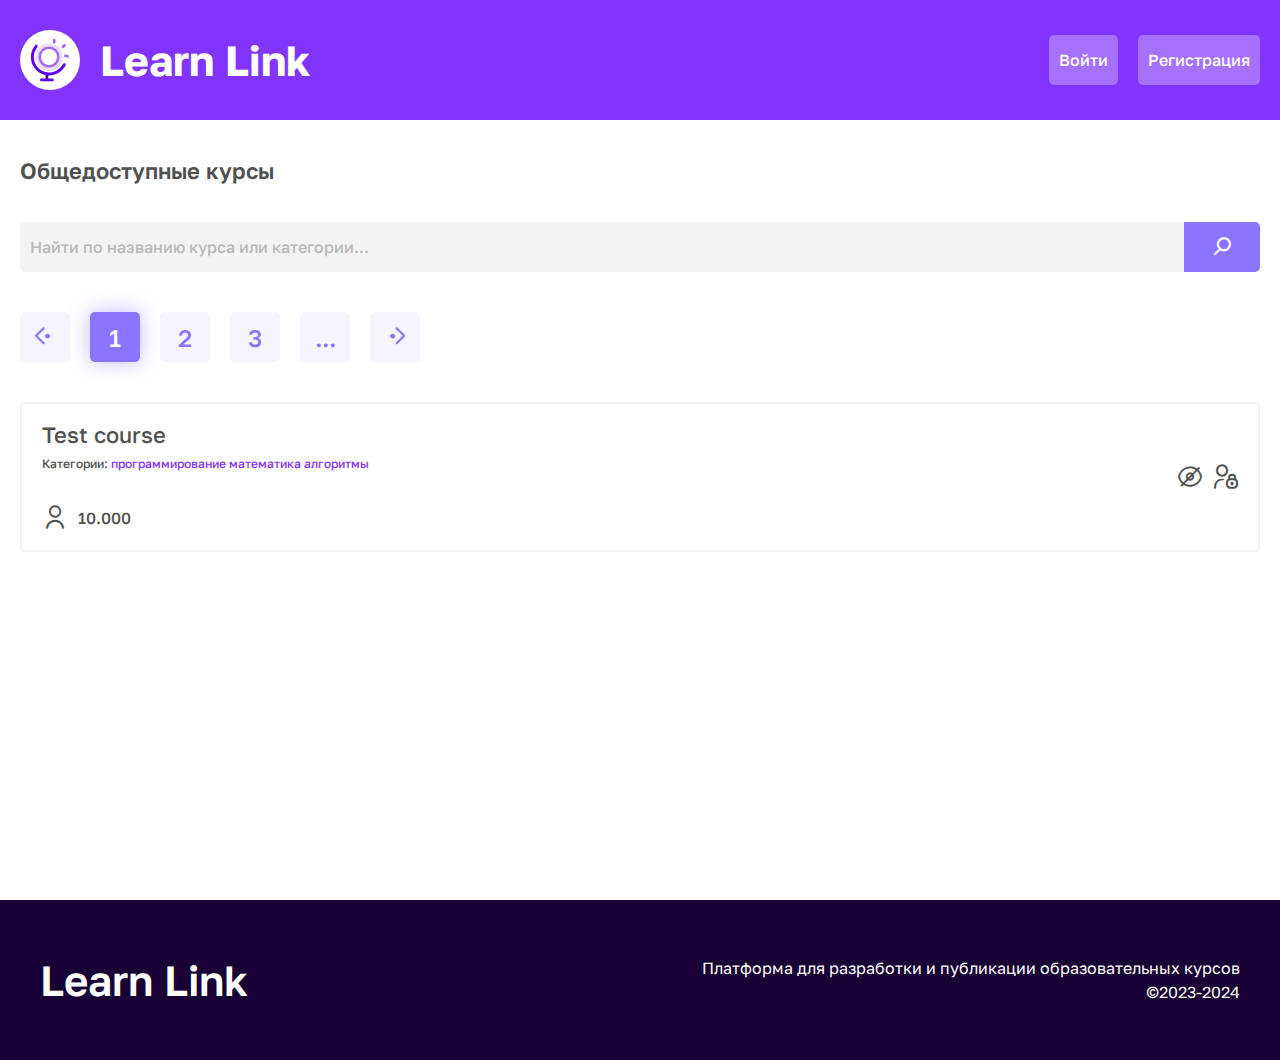
<file: index.html>
<!DOCTYPE html>
<html lang="ru">

<head>
    <meta charset="UTF-8">
    <meta name="viewport" content="width=device-width, initial-scale=1.0">
    <title>Learn Link</title>

    <link rel="stylesheet" href="/src/styles/css/index.css">
    <script type="text/javascript" src="./src/js/index.js" defer></script>
</head>

<body>
    <div class="wrapper">
        <header class="header">
            <div class="header__container container">
                <div class="header__logo logo-pic" onclick="redirect()">
                    <img src="./src/assets/img/learnlinklogo.svg" alt="Logo" class="logo-pic__img">
                    <h1 class="logo-pic__title">Learn Link</h1>
                </div>
                <nav class="header__nav">
                    <div class="header__buttons">
                        <button class="button-white-tp" onclick="redirect('login')">Войти</button>
                        <button class="button-white-tp" onclick="redirect('register')">Регистрация</button>
                    </div>
                    <!-- <div class="header__dropdown dropdown">
                        <div class="dropdown__head">
                            <img class="dropdown__profile-image" src="./src/assets/img/profile_placeholder.svg"
                                alt="Профиль">
                            <p class="dropdown__profile-name">valorex</p>
                            <p class="icon icon-arrow-down"></p>
                        </div>
                        <div class="dropdown__items">
                            <div class="dropdown__item">
                                <span class="icon icon-user"></span> Профиль
                            </div>
                            <div class="dropdown__item">
                                <span class="icon icon-star"></span> Мои курсы
                            </div>
                            <div class="dropdown__item">
                                <span class="icon icon-power"></span> Выйти
                            </div>
                        </div>
                    </div> -->
                </nav>
            </div>
        </header>

        <main class="main public-page common-page-wrapper container">
            <h3>Общедоступные курсы</h3>

            <form action="#" class="public-page__search-form search-form">
                <input type="text" class="search-form__input" placeholder="Найти по названию курса или категории...">
                <button class="search-form__button button-violet icon-search"></button>
            </form>

            <form action="#" class="public-page__pagination-form pagination-form">
                <button class="pagination-form__button button-violet-light icon-arrow-left-dotted"></button>
                <button class="pagination-form__button button-violet-light button-violet-light-selected ">1</button>
                <button class="pagination-form__button button-violet-light">2</button>
                <button class="pagination-form__button button-violet-light">3</button>
                <button class="pagination-form__button button-violet-light">...</button>
                <button class="pagination-form__button button-violet-light icon-arrow-right-dotted"></button>
            </form>

            <section class="public-page__courses courses">

                <div class="courses__course-item course-item" onclick="redirect('course')">
                    <div class="course-item__info">
                        <div class="course-item__head">
                            <p class="course-item__title">Test course</p>
                            <div class="course-item__categories">
                                <p>Категории: </p>
                                <p class="linked-text">программирование </p>
                                <p class="linked-text">математика </p>
                                <p class="linked-text">алгоритмы </p>
                            </div>
                        </div>
                        <div class="course-item__additional">
                            <span class="course-item__icon icon-user"></span>
                            10.000
                        </div>
                    </div>
                    <div class="course-item__properties">
                        <span class="course-item__icon icon-invisible"></span>
                        <span class="course-item__icon icon-user-lock"></span>
                    </div>
            </section>
        </main>

        <footer class="footer">
            <div class="footer__content container">
                <p class="footer__title">
                    Learn Link
                </p>
                <p class="footer__text">
                    Платформа для разработки и публикации образовательных курсов <br />
                    ©2023-2024
                </p>
            </div>
        </footer>
    </div>
</body>

</html>
</file>
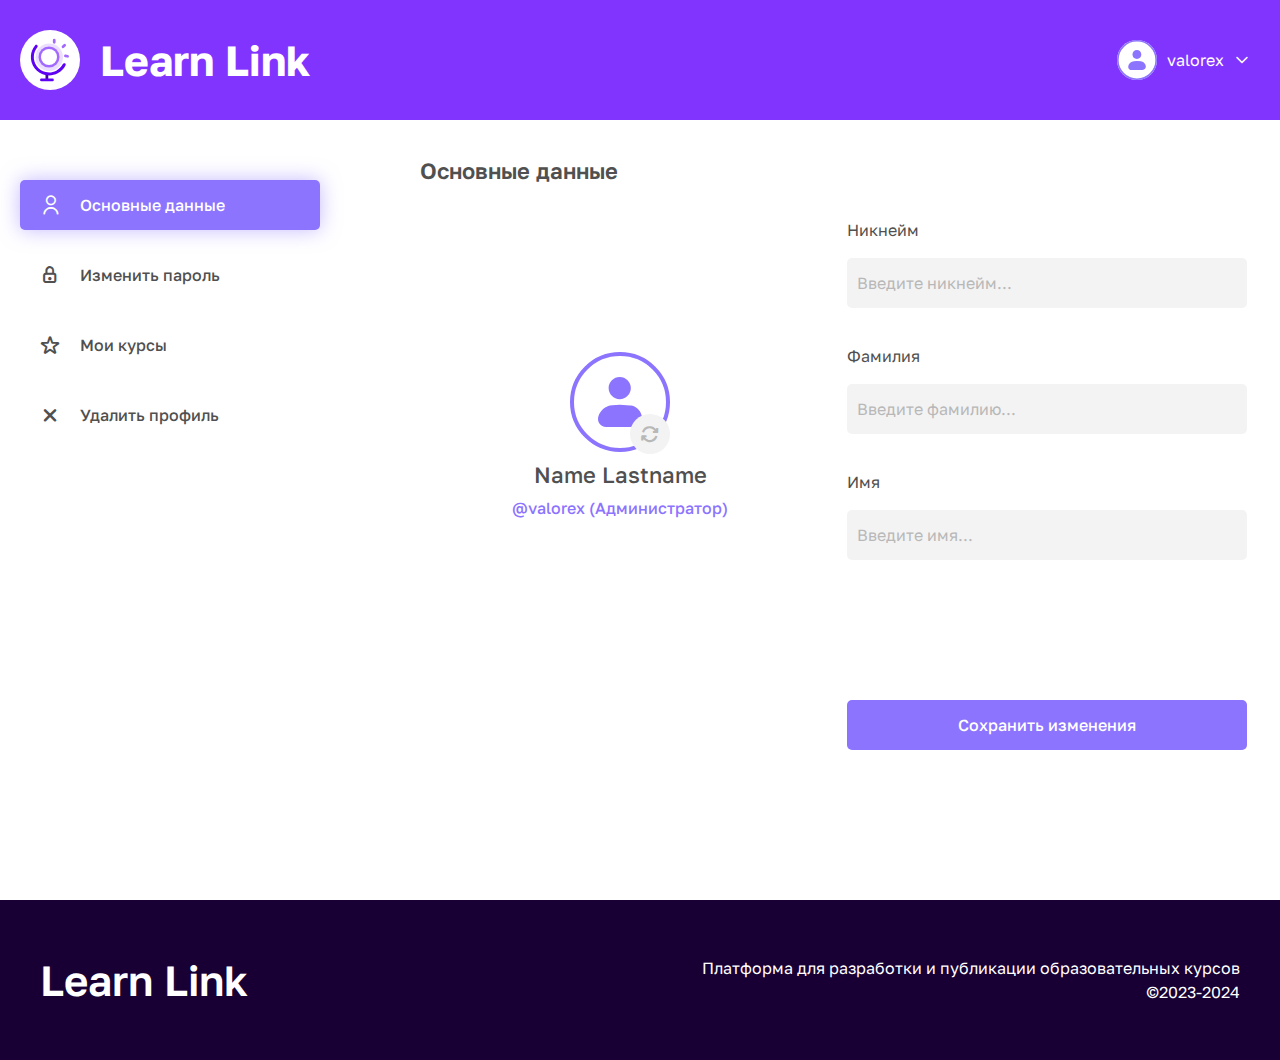
<file: src/pages/account.html>
<!DOCTYPE html>
<html lang="ru">

<head>
    <meta charset="UTF-8">
    <meta name="viewport" content="width=device-width, initial-scale=1.0">
    <title>Learn Link</title>

    <link rel="stylesheet" href="/src/styles/css/index.css">
    <script type="text/javascript" src="../js/index.js" defer></script>
</head>

<body>
    <div class="wrapper">
        <header class="header">
            <div class="header__container container">
                <div class="header__logo logo-pic" onclick="redirect()">
                    <img src="../assets/img/learnlinklogo.svg" alt="Logo" class="logo-pic__img">
                    <h1 class="logo-pic__title">Learn Link</h1>
                </div>
                <nav class="header__nav">
                    <div class="header__dropdown dropdown">
                        <div class="dropdown__head">
                            <img class="dropdown__profile-image" src="../assets/img/profile_placeholder.svg"
                                alt="Профиль">
                            <p class="dropdown__profile-name">valorex</p>
                            <p class="icon icon-arrow-down"></p>
                        </div>
                        <div class="dropdown__items">
                            <div class="dropdown__item" onclick="redirect('account')">
                                <span class="icon icon-user"></span> Профиль
                            </div>
                            <div class="dropdown__item">
                                <span class="icon icon-star" onclick="redirect('user-courses')"></span> Мои курсы
                            </div>
                            <div class="dropdown__item">
                                <span class="icon icon-power" onclick="redirect()"></span> Выйти
                            </div>
                        </div>
                    </div>
                </nav>
            </div>
        </header>

        <main class="main account-page common-page-wrapper container">
            <nav class="account-page__nav side-nav">
                <div class="side-nav__profile">

                </div>
                <div class="side-nav__nav-link nav-link" onclick="display(mainInfo)">
                    <span class="nav-link__icon icon-user"></span>
                    Основные данные
                </div>
                <div class="side-nav__nav-link nav-link" onclick="display(changePassword)">
                    <span class="nav-link__icon icon-lock"></span>
                    Изменить пароль
                </div>
                <div class="side-nav__nav-link nav-link" onclick="redirect('user_courses')">
                    <span class="nav-link__icon icon-star"></span>
                    Мои курсы
                </div>
                <div class="side-nav__nav-link nav-link nav-link-selected" onclick="display(removeAccount)">
                    <span class="nav-link__icon icon-cross"></span>
                    Удалить профиль
                </div>
            </nav>

            <div class="account-page__content">
            </div>
        </main>

        <footer class="footer">
            <div class="footer__content container">
                <p class="footer__title">
                    Learn Link
                </p>
                <p class="footer__text">
                    Платформа для разработки и публикации образовательных курсов <br />
                    ©2023-2024
                </p>
            </div>
        </footer>
    </div>

    <script>
        init();

        function init() {
            display(mainInfo);
        }

        function display(content) {
            const contentContainer = document.querySelector('.account-page__content');

            contentContainer.innerHTML = content();
        }

        function selectNavLink(index) {

            const navLinks = document.querySelectorAll('.nav-link');
            navLinks.forEach(item => item.classList.remove('nav-link-selected'));
            navLinks[index].classList.add('nav-link-selected');
        }



        function mainInfo() {
            selectNavLink(0);

            return `
            <h3 class="account-page__title">Основные данные</h3>

            <form action="#" class="base-form account-change-form">

                <div class="base-form__profile profile-card">
                    <div class="image-uploader profile-card__image">
                        <label for="image-upload" class="image-uploader__label">
                            <div class="image-reuploadable">
                                <img src="/src/assets/img/profile_placeholder.svg" alt="Изображение профиля">
                                <div class="image-reuploadable__icon icon-update"></div>
                            </div>
                        </label>
                        <input type="file" class="image-uploader__input" id="image-upload"
                            accept="image/jpeg, image/png, image/jpg">
                    </div>
                    <p class="profile-card__title">Name Lastname</p>
                    <p class="profile-card__subtitle text-violet">@valorex (Администратор)</p>
                </div>

                <div class="base-form__inputs">

                    <div class="base-form__form-input form-input">
                        <p class="form-input__label">Никнейм</p>
                        <input type="text" class="form-input__input input-gray" placeholder="Введите никнейм...">
                    </div>
                    <div class="base-form__form-input form-input">
                        <p class="form-input__label">Фамилия</p>
                        <input type="text" class="form-input__input input-gray" placeholder="Введите фамилию...">
                    </div>
                    <div class="base-form__form-input form-input">
                        <p class="form-input__label">Имя</p>
                        <input type="text" class="form-input__input input-gray" placeholder="Введите имя...">
                    </div>

                </div>
                <nav class="base-form__nav">
                    <button type="submit" class="base-form__button button-violet">Сохранить изменения</button>
                </nav>
            </form>`
        }

        function changePassword() {
            selectNavLink(1);

            return `
            <h3 class="account-page__title">Изменение пароля</h3>

            <form action="#" class="base-form">

                <div class="base-form__inputs">

                    <div class="base-form__form-input form-input">
                        <p class="form-input__label">Старый пароль</p>
                        <input type="text" class="form-input__input input-gray"
                            placeholder="Введите старый пароль...">
                    </div>
                    <div class="base-form__form-input form-input">
                        <p class="form-input__label">Новый пароль</p>
                        <input type="text" class="form-input__input input-gray"
                            placeholder="Введите новый пароль...">
                    </div>

                </div>
                <nav class="base-form__nav">
                    <button type="submit" class="base-form__button button-violet">Сохранить изменения</button>
                </nav>
            </form>
            `
        }

        function removeAccount() {
            selectNavLink(3);

            return `
            <h3 class="account-page__title">Удаление профиля</h3>

            <form action="#" class="account-remove-form">
                <div class="text-danger">
                    Вы действительно хотите удалить профиль?
                    <br />
                    Все данные будут безвозвратно удалены!
                </div>

                <button class="button-danger">Удалить</button>
            </form>
            `
        }
    </script>
</body>

</html>
</file>
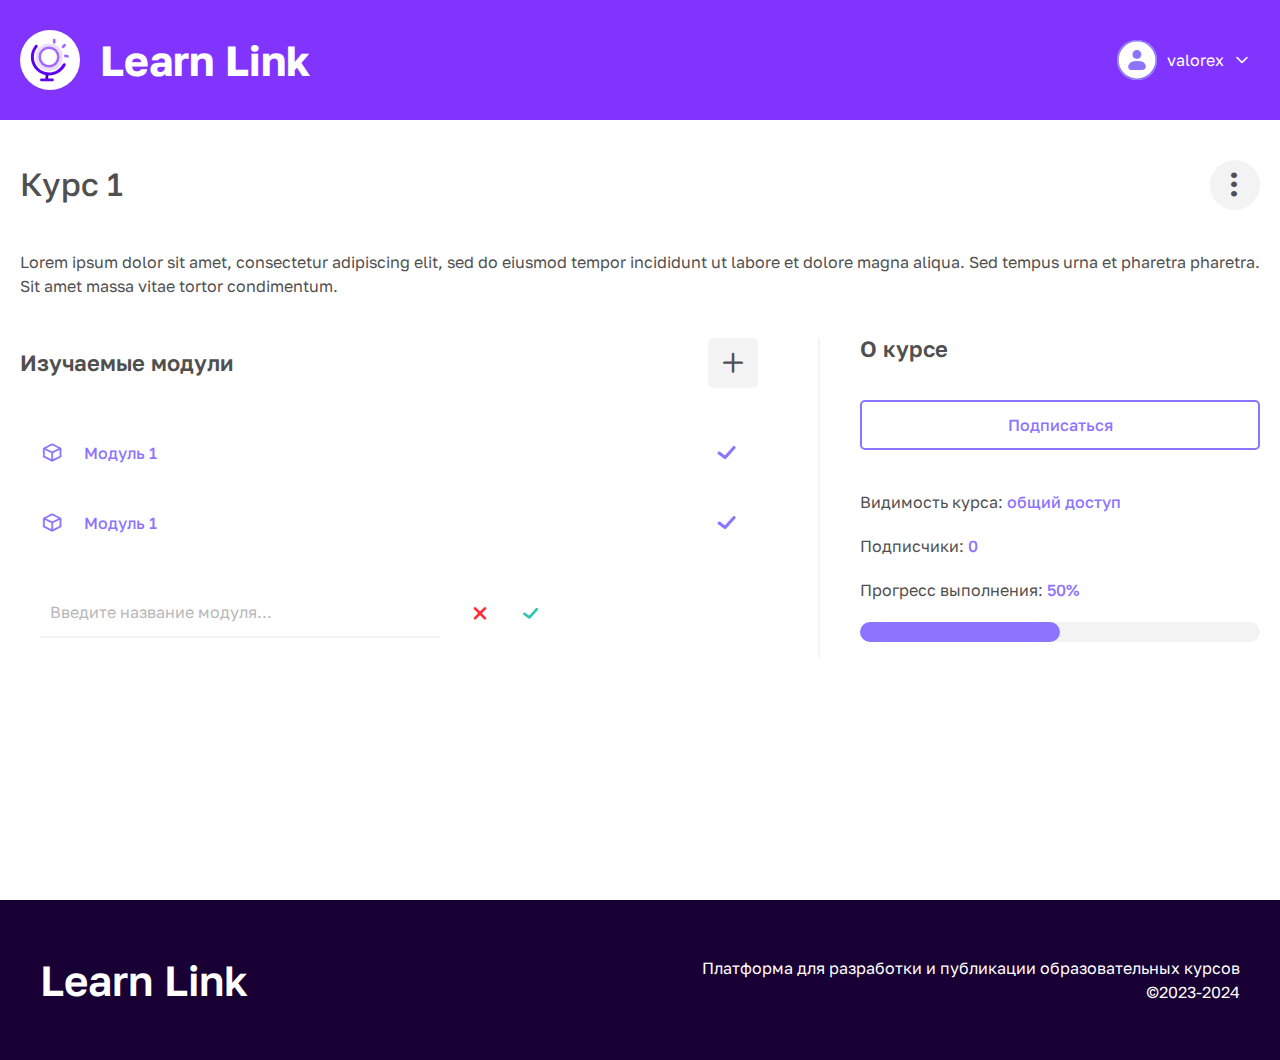
<file: src/pages/course.html>
<!DOCTYPE html>
<html lang="ru">

<head>
    <meta charset="UTF-8">
    <meta name="viewport" content="width=device-width, initial-scale=1.0">
    <title>Learn Link</title>

    <link rel="stylesheet" href="/src/styles/css/index.css">
    <script type="text/javascript" src="../js/index.js" defer></script>
</head>

<body>
    <div class="wrapper">
        <header class="header">
            <div class="header__container container">
                <div class="header__logo logo-pic" onclick="redirect()">
                    <img src="../assets/img/learnlinklogo.svg" alt="Logo" class="logo-pic__img">
                    <h1 class="logo-pic__title">Learn Link</h1>
                </div>
                <nav class="header__nav">
                    <div class="header__dropdown dropdown">
                        <div class="dropdown__head">
                            <img class="dropdown__profile-image" src="../assets/img/profile_placeholder.svg"
                                alt="Профиль">
                            <p class="dropdown__profile-name">valorex</p>
                            <p class="icon icon-arrow-down"></p>
                        </div>
                        <div class="dropdown__items">
                            <div class="dropdown__item" onclick="redirect('account')">
                                <span class="icon icon-user"></span> Профиль
                            </div>
                            <div class="dropdown__item">
                                <span class="icon icon-star" onclick="redirect('user-courses')"></span> Мои курсы
                            </div>
                            <div class="dropdown__item">
                                <span class="icon icon-power" onclick="redirect()"></span> Выйти
                            </div>
                        </div>
                    </div>
                </nav>
            </div>
        </header>

        <main class="main common-page-wrapper view-page container">
            <section class="view-page__header">
                <p class="view-page__title big-text">Курс 1</p>

                <div class="course-page__dropdown dropdown">
                    <div class="dropdown__head">
                        <button class="ellipsis-button icon-ellipsis"></button>
                    </div>
                    <div class="dropdown__items">
                        <div class="dropdown__item" onclick="redirect('participants')">
                            <span class="icon icon-user-group-circle"></span> Участники
                        </div>
                        <div class="dropdown__item">
                            <span class="icon icon-pen-circle"></span> Редактировать
                        </div>
                        <div class="dropdown__item">
                            <span class="icon icon-invisible-circle"></span> Скрыть
                        </div>
                        <div class="dropdown__item">
                            <span class="icon icon-cross-circle"></span> Удалить
                        </div>
                    </div>
                </div>
            </section>

            <p class="view-page__description ui-text">
                Lorem ipsum dolor sit amet, consectetur adipiscing elit, sed do eiusmod tempor incididunt ut labore et
                dolore magna aliqua. Sed tempus urna et pharetra pharetra. Sit amet massa vitae tortor condimentum.
            </p>

            <section class="view-page__content content-side">
                <div class="content-side__main content-list">
                    <div class="content-list__head">
                        <h3>Изучаемые модули</h3>
                        <button class="content-list__add-button button-gray icon-plus icon-medium-size"></button>
                    </div>
                    <div class="content-list__items">
                        <div class="content-list__item item-link link-light-violet" onclick="redirect('module')">
                            <div class="item-link__info">
                                <span class="icon-module icon-medium-size"></span>
                                Модуль 1
                            </div>
                            <div class="item-link__properties">
                                <span class="icon-check icon-medium-size"></span>
                            </div>
                        </div>
                        <div class="content-list__item item-link link-light-violet" onclick="redirect('module')">
                            <div class="item-link__info">
                                <span class="icon-module icon-medium-size"></span>
                                Модуль 1
                            </div>
                            <div class="item-link__properties">
                                <span class="icon-check icon-medium-size"></span>
                            </div>
                        </div>
                        <form class="content-list__item enter-module-form">
                            <input type="text" class="enter-module-form__input outlined-input-line"
                                placeholder="Введите название модуля...">
                            <div class="enter-module-form__buttons">
                                <button class="enter-module-form__button button-white-red icon-cross"></button>
                                <button class="enter-module-form__button button-white-green icon-check"></button>
                            </div>
                        </form>
                    </div>
                </div>

                <aside class="content-side__aside content-about">
                    <h3 class="content-about__title">О курсе</h3>
                    <button class="content-about__button button-violet-outline">Подписаться</button>
                    <ul class="content-about__list">
                        <li class="content-about__list-item">Видимость курса:
                            <span class="text-violet">общий
                                доступ</span>
                        </li>
                        <li class="content-about__list-item">Подписчики:
                            <span class="text-violet">0</span>
                        </li>
                        <li class="content-about__list-item">Прогресс выполнения:
                            <span class="text-violet">50%</span>
                        </li>
                        <li class="content-about__list-item progress-bar">
                            <div class="progress-bar__progress" style="width: 50%"></div>
                        </li>
                    </ul>
                </aside>
            </section>


        </main>

        <footer class="footer">
            <div class="footer__content container">
                <p class="footer__title">
                    Learn Link
                </p>
                <p class="footer__text">
                    Платформа для разработки и публикации образовательных курсов <br />
                    ©2023-2024
                </p>
            </div>
        </footer>
    </div>
</body>

</html>
</file>
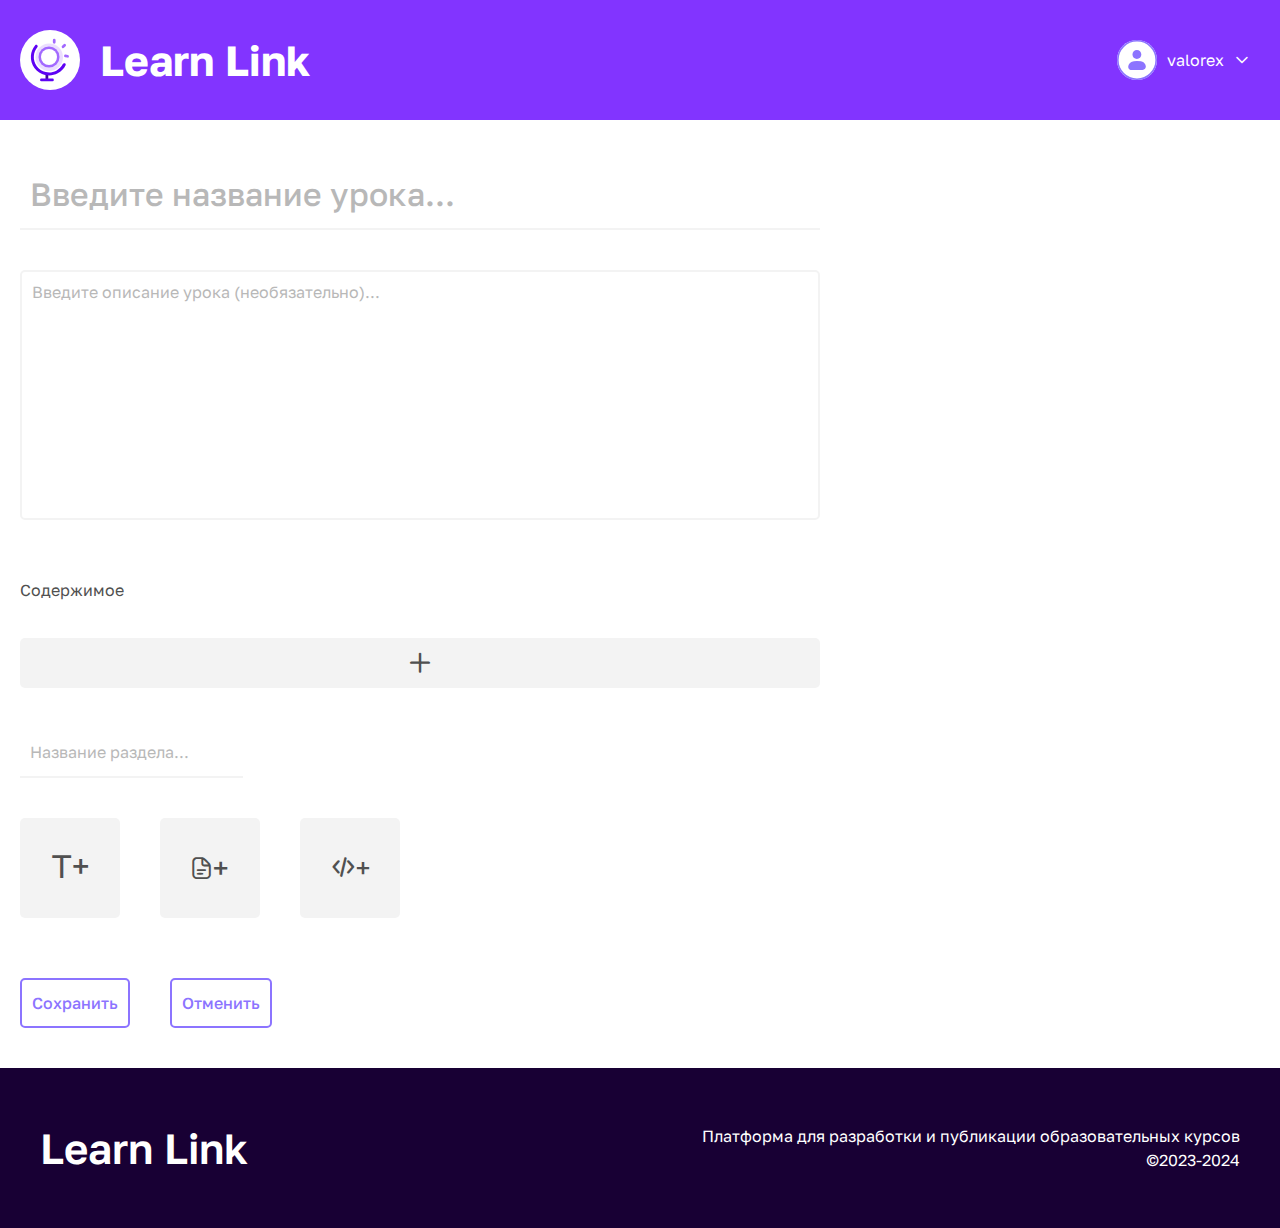
<file: src/pages/lessoncreator.html>
<!DOCTYPE html>
<html lang="ru">

<head>
    <meta charset="UTF-8">
    <meta name="viewport" content="width=device-width, initial-scale=1.0">
    <title>Learn Link</title>

    <link rel="stylesheet" href="/src/styles/css/index.css">
    <script type="text/javascript" src="../js/index.js" defer></script>
</head>

<body>
    <div class="wrapper">
        <header class="header">
            <div class="header__container container">
                <div class="header__logo logo-pic" onclick="redirect()">
                    <img src="../assets/img/learnlinklogo.svg" alt="Logo" class="logo-pic__img">
                    <h1 class="logo-pic__title">Learn Link</h1>
                </div>
                <nav class="header__nav">
                    <!-- <div class="header__buttons">
                        <button class="button-white-tp">Войти</button>
                        <button class="button-white-tp">Регистрация</button>
                    </div> -->
                    <div class="header__dropdown dropdown">
                        <div class="dropdown__head">
                            <img class="dropdown__profile-image" src="../assets/img/profile_placeholder.svg"
                                alt="Профиль">
                            <p class="dropdown__profile-name">valorex</p>
                            <p class="icon icon-arrow-down"></p>
                        </div>
                    </div>
                </nav>
            </div>
        </header>

        <main class="main common-page-wrapper container">
            <div class="lesson-creator">
                <form action="#" class="lesson-creator__form">
                    <div class="form-input">
                        <input type="text" class="form-input__input outlined-input-line big-text"
                            placeholder="Введите название урока...">
                    </div>
                    <div class="form-input">
                        <textarea class="form-input__input textarea outlined-input"
                            placeholder="Введите описание урока (необязательно)..."></textarea>
                    </div>
                </form>


                <section class="lesson-creator__content content-creator">

                    <p class="content-creator__head">Содержимое</p>
                    <button class="content-creator__add-button button-gray-violet icon-plus icon-medium-size"></button>

                    <div class="content-creator__section-create section-create">
                        <input type="text" class="section-create__input outlined-input-line"
                            placeholder="Название раздела...">

                        <div class="section-create__actions">
                            <button class="section-create__large-button button-gray-violet icon-text-add">
                            </button>
                            <button class="section-create__large-button button-gray-violet icon-document-add">
                            </button>
                            <button class="section-create__large-button button-gray-violet icon-code-add">
                            </button>
                        </div>
                    </div>
                </section>
                <section class="lesson-creator__bottom">
                    <button class="button-violet-outline">Сохранить</button>
                    <button class="button-violet-outline">Отменить</button>
                </section>
            </div>

        </main>

        <footer class="footer">
            <div class="footer__content container">
                <p class="footer__title">
                    Learn Link
                </p>
                <p class="footer__text">
                    Платформа для разработки и публикации образовательных курсов <br />
                    ©2023-2024
                </p>
            </div>
        </footer>
    </div>
</body>

</html>
</file>
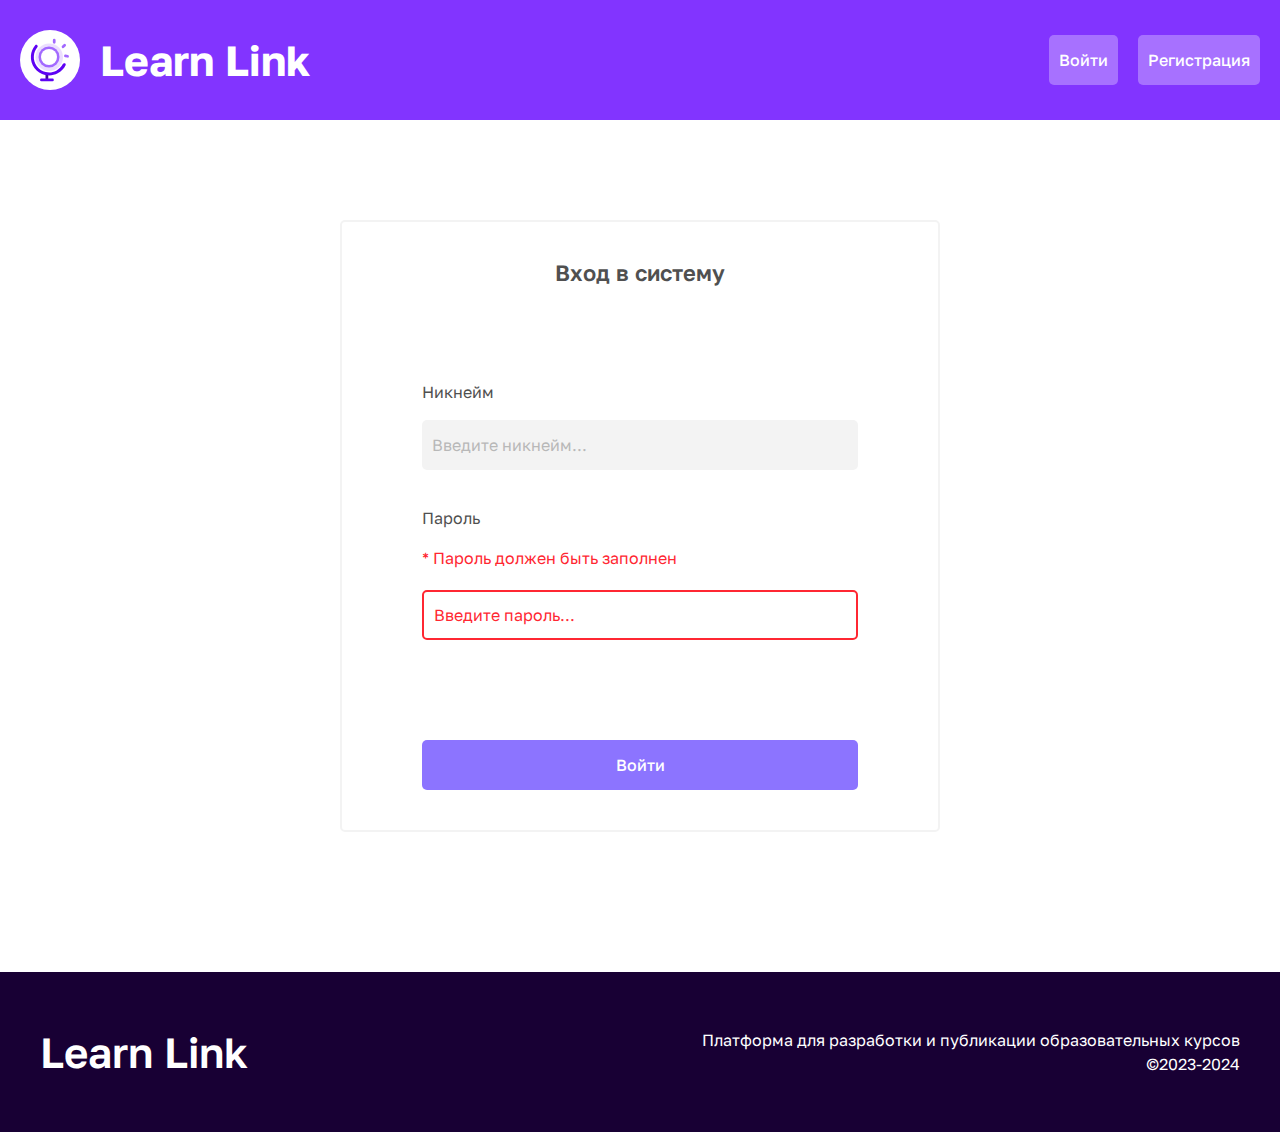
<file: src/pages/login.html>
<!DOCTYPE html>
<html lang="ru">

<head>
    <meta charset="UTF-8">
    <meta name="viewport" content="width=device-width, initial-scale=1.0">
    <title>Learn Link</title>

    <link rel="stylesheet" href="/src/styles/css/index.css">
    <script type="text/javascript" src="../js/index.js" defer></script>
</head>

<body>
    <div class="wrapper">
        <header class="header">
            <div class="header__container container">
                <div class="header__logo logo-pic" onclick="redirect()">
                    <img src="../assets/img/learnlinklogo.svg" alt="Logo" class="logo-pic__img">
                    <h1 class="logo-pic__title">Learn Link</h1>
                </div>
                <nav class="header__nav">
                    <div class="header__buttons">
                        <button class="button-white-tp" onclick="redirect('login')">Войти</button>
                        <button class="button-white-tp" onclick="redirect('register')">Регистрация</button>
                    </div>
                    <!-- <div class="header__dropdown dropdown">
                        <div class="dropdown__head">
                            <img class="dropdown__profile-image" src="./src/assets/img/profile_placeholder.svg"
                                alt="Профиль">
                            <p class="dropdown__profile-name">valorex</p>
                            <p class="icon icon-arrow-down"></p>
                        </div>
                        <div class="dropdown__items">
                            <div class="dropdown__item">
                                <span class="icon icon-user"></span> Профиль
                            </div>
                            <div class="dropdown__item">
                                <span class="icon icon-star"></span> Мои курсы
                            </div>
                            <div class="dropdown__item">
                                <span class="icon icon-power"></span> Выйти
                            </div>
                        </div>
                    </div> -->
                </nav>
            </div>
        </header>

        <main class="main auth-page container">
            <form action="account.html" class="auth-page__base-form base-form">
                <h3 class="base-form__title">Вход в систему</h3>
                <div class="base-form__inputs">
                    <div class="base-form__form-input form-input">
                        <p class="form-input__label">Никнейм</p>
                        <input type="text" class="form-input__input input-gray" placeholder="Введите никнейм...">
                    </div>
                    <div class="base-form__form-input form-input">
                        <p class="form-input__label">Пароль</p>
                        <p class="form-input__error required">Пароль должен быть заполнен</p>
                        <input type="password" class="form-input__input input-danger" placeholder="Введите пароль...">
                    </div>
                </div>
                <button class="base-form__button button-violet">Войти</button>
            </form>
        </main>

        <footer class="footer">
            <div class="footer__content container">
                <p class="footer__title">
                    Learn Link
                </p>
                <p class="footer__text">
                    Платформа для разработки и публикации образовательных курсов <br />
                    ©2023-2024
                </p>
            </div>
        </footer>
    </div>
</body>

</html>
</file>
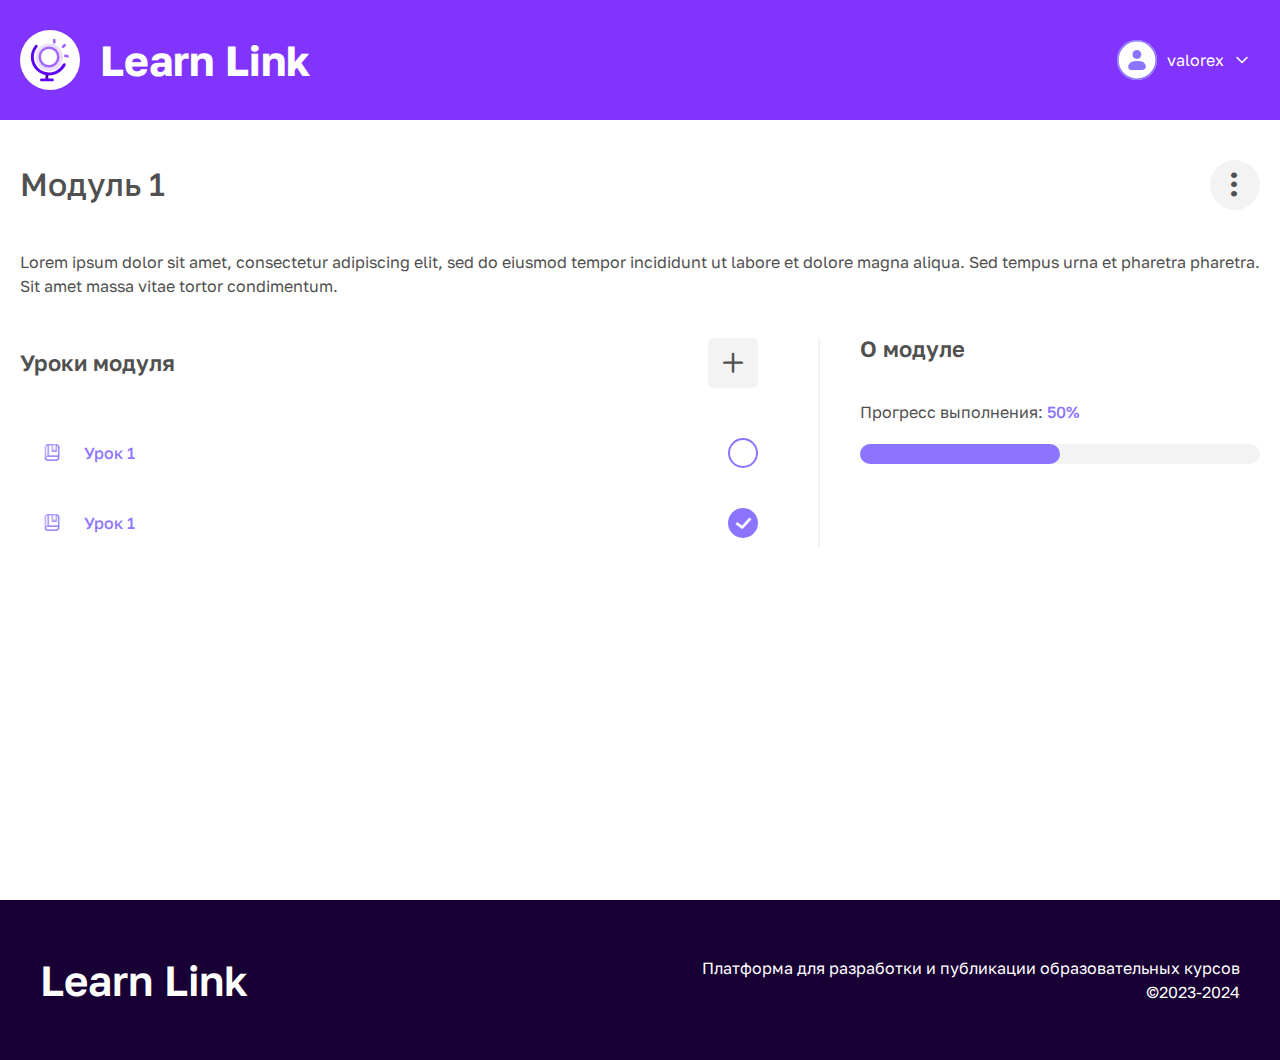
<file: src/pages/module.html>
<!DOCTYPE html>
<html lang="ru">

<head>
    <meta charset="UTF-8">
    <meta name="viewport" content="width=device-width, initial-scale=1.0">
    <title>Learn Link</title>

    <link rel="stylesheet" href="/src/styles/css/index.css">
    <script type="text/javascript" src="../js/index.js" defer></script>
</head>

<body>
    <div class="wrapper">
        <header class="header">
            <div class="header__container container">
                <div class="header__logo logo-pic" onclick="redirect()">
                    <img src="../assets/img/learnlinklogo.svg" alt="Logo" class="logo-pic__img">
                    <h1 class="logo-pic__title">Learn Link</h1>
                </div>
                <nav class="header__nav">
                    <div class="header__dropdown dropdown">
                        <div class="dropdown__head">
                            <img class="dropdown__profile-image" src="../assets/img/profile_placeholder.svg"
                                alt="Профиль">
                            <p class="dropdown__profile-name">valorex</p>
                            <p class="icon icon-arrow-down"></p>
                        </div>
                        <div class="dropdown__items">
                            <div class="dropdown__item" onclick="redirect('account')">
                                <span class="icon icon-user"></span> Профиль
                            </div>
                            <div class="dropdown__item">
                                <span class="icon icon-star" onclick="redirect('user-courses')"></span> Мои курсы
                            </div>
                            <div class="dropdown__item">
                                <span class="icon icon-power" onclick="redirect()"></span> Выйти
                            </div>
                        </div>
                    </div>
                </nav>
            </div>
        </header>

        <main class="main common-page-wrapper view-page container">
            <section class="view-page__header">
                <p class="view-page__title big-text">Модуль 1</p>

                <div class="view-page__dropdown dropdown">
                    <div class="dropdown__head">
                        <button class="ellipsis-button icon-ellipsis"></button>
                    </div>
                    <div class="dropdown__items">
                        <div class="dropdown__item">
                            <span class="icon icon-pen-circle"></span> Редактировать
                        </div>
                        <div class="dropdown__item">
                            <span class="icon icon-cross-circle"></span> Удалить
                        </div>
                    </div>
                </div>
            </section>

            <p class="view-page__description ui-text">
                Lorem ipsum dolor sit amet, consectetur adipiscing elit, sed do eiusmod tempor incididunt ut labore et
                dolore magna aliqua. Sed tempus urna et pharetra pharetra. Sit amet massa vitae tortor condimentum.
            </p>

            <section class="view-page__content content-side">
                <div class="content-side__main content-list">
                    <div class="content-list__head">
                        <h3>Уроки модуля</h3>
                        <button class="content-list__add-button button-gray icon-plus icon-medium-size"
                            onclick="redirect('lessoncreator')"></button>
                    </div>
                    <div class="content-list__items">
                        <div class="content-list__item">
                            <div class="item-link link-light-violet" onclick="redirect('lesson')">
                                <div class="item-link__info">
                                    <span class="icon-book icon-medium-size"></span>
                                    Урок 1
                                </div>
                            </div>
                            <div class="item-link__checkbox checkbox">
                                <div class="checkbox__check icon-check icon-normal-size">
                                </div>
                            </div>
                        </div>

                        <div class="content-list__item">
                            <div class="item-link link-light-violet">
                                <div class="item-link__info">
                                    <span class="icon-book icon-medium-size"></span>
                                    Урок 1
                                </div>
                            </div>
                            <div class="item-link__checkbox checkbox checkbox-checked">
                                <div class="checkbox__check icon-check icon-normal-size">
                                </div>
                            </div>
                        </div>
                    </div>
                </div>

                <aside class="content-side__aside content-about">
                    <h3 class="content-about__title">О модуле</h3>
                    <ul class="content-about__list">
                        <li class="content-about__list-item">Прогресс выполнения:
                            <span class="text-violet">50%</span>
                        </li>
                        <li class="content-about__list-item progress-bar">
                            <div class="progress-bar__progress" style="width: 50%"></div>
                        </li>
                    </ul>
                </aside>
            </section>


        </main>

        <footer class="footer">
            <div class="footer__content container">
                <p class="footer__title">
                    Learn Link
                </p>
                <p class="footer__text">
                    Платформа для разработки и публикации образовательных курсов <br />
                    ©2023-2024
                </p>
            </div>
        </footer>
    </div>
</body>

</html>
</file>
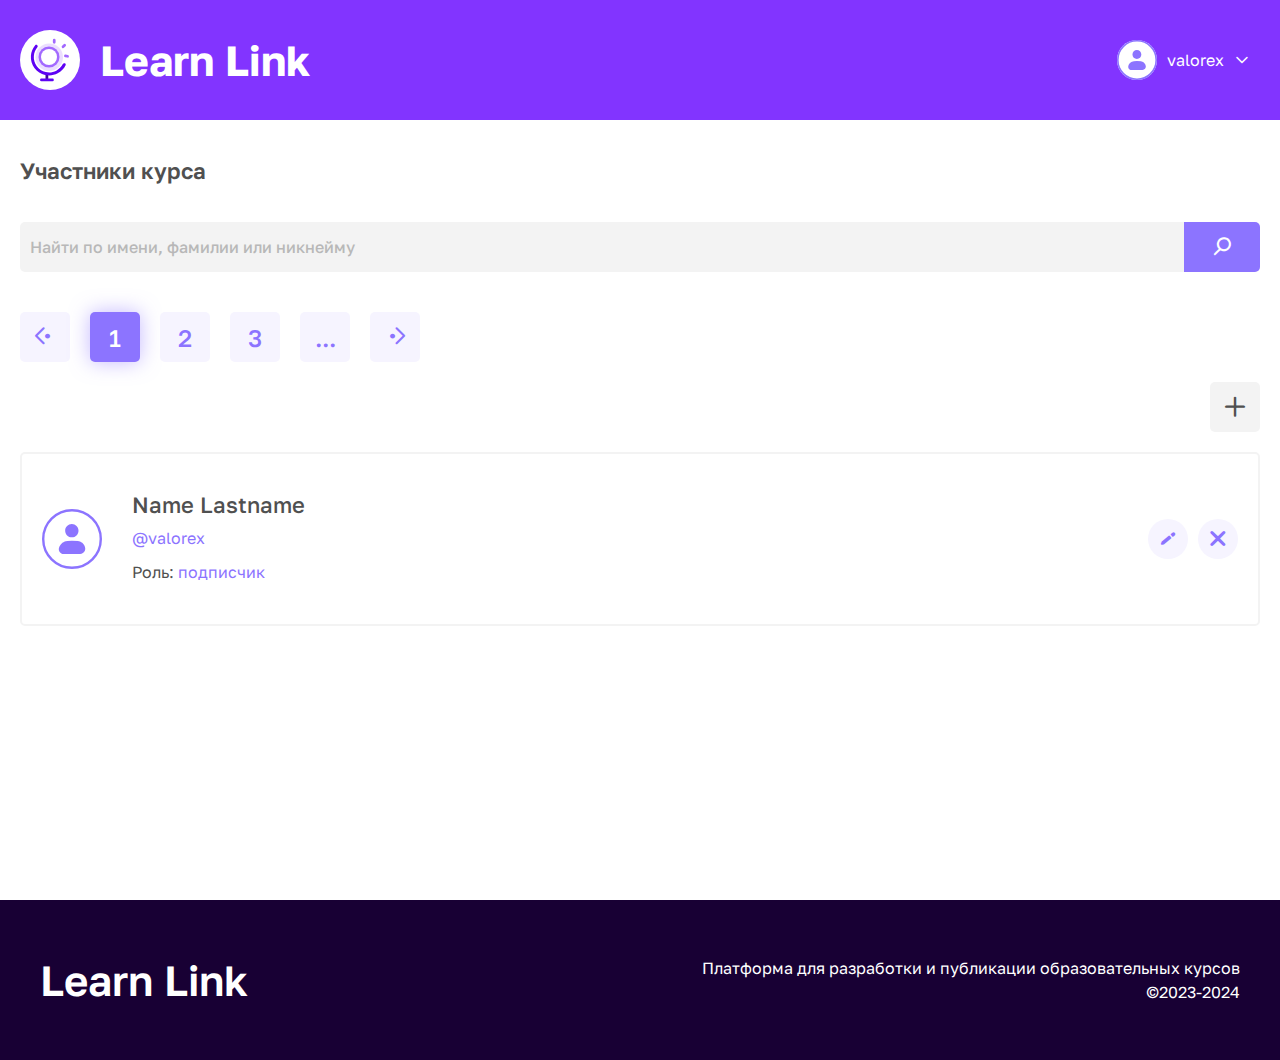
<file: src/pages/participants.html>
<!DOCTYPE html>
<html lang="ru">

<head>
    <meta charset="UTF-8">
    <meta name="viewport" content="width=device-width, initial-scale=1.0">
    <title>Learn Link</title>

    <link rel="stylesheet" href="/src/styles/css/index.css">
    <script type="text/javascript" src="../js/index.js" defer></script>
</head>

<body>
    <div class="wrapper">
        <header class="header">
            <div class="header__container container">
                <div class="header__logo logo-pic" onclick="redirect()">
                    <img src="../assets/img/learnlinklogo.svg" alt="Logo" class="logo-pic__img">
                    <h1 class="logo-pic__title">Learn Link</h1>
                </div>
                <nav class="header__nav">
                    <!-- <div class="header__buttons">
                        <button class="button-white-tp">Войти</button>
                        <button class="button-white-tp">Регистрация</button>
                    </div> -->
                    <div class="header__dropdown dropdown">
                        <div class="dropdown__head">
                            <img class="dropdown__profile-image" src="../assets/img/profile_placeholder.svg"
                                alt="Профиль">
                            <p class="dropdown__profile-name">valorex</p>
                            <p class="icon icon-arrow-down"></p>
                        </div>
                    </div>
                </nav>
            </div>
        </header>

        <main class="main participants-page common-page-wrapper container">
            <h3>Участники курса</h3>

            <form action="#" class="participants-page__search-form search-form">
                <input type="text" class="search-form__input" placeholder="Найти по имени, фамилии или никнейму">
                <button class="search-form__button button-violet icon-search"></button>
            </form>

            <section class="participants-page__user-list control-list">

                <form action="#" class="participants-page__pagination-form pagination-form">
                    <button class="pagination-form__button button-violet-light icon-arrow-left-dotted"></button>
                    <button class="pagination-form__button button-violet-light button-violet-light-selected ">1</button>
                    <button class="pagination-form__button button-violet-light">2</button>
                    <button class="pagination-form__button button-violet-light">3</button>
                    <button class="pagination-form__button button-violet-light">...</button>
                    <button class="pagination-form__button button-violet-light icon-arrow-right-dotted"></button>
                </form>

                <nav class="control-list__controls">
                    <button class="control-list__add-button button-gray icon-plus"></button>
                </nav>

                <div class="control-list__list-item user-item">
                    <div class="user-item__profile">
                        <img class="user-item__image" src="../assets/img/profile_placeholder.svg" alt="Профиль">
                        <div class="user-item__info profile-card">
                            <p class="profile-card__title">Name Lastname</p>
                            <p class="profile-card__subtitle text-violet">@valorex</p>
                            <p class="profile-card__subtitle">Роль: <span class="text-violet">подписчик</span></p>
                        </div>
                    </div>
                    <div class="user-item__properties">
                        <button
                            class="user-item__button button-violet-light-rounded icon-pen icon-medium-size"></button>
                        <button
                            class="user-item__button button-violet-light-rounded icon-cross icon-medium-size"></button>
                    </div>
                </div>
            </section>
        </main>

        <footer class=" footer">
            <div class="footer__content container">
                <p class="footer__title">
                    Learn Link
                </p>
                <p class="footer__text">
                    Платформа для разработки и публикации образовательных курсов <br />
                    ©2023-2024
                </p>
            </div>
        </footer>
    </div>

    <script>
        select(0);

        function select(index) {
            const selectionItems = document.querySelectorAll('.selection-item');
            selectionItems.forEach(item => item.classList.remove('selection-item-selected'));
            selectionItems[index].classList.add('selection-item-selected');
        }
    </script>
</body>

</html>
</file>
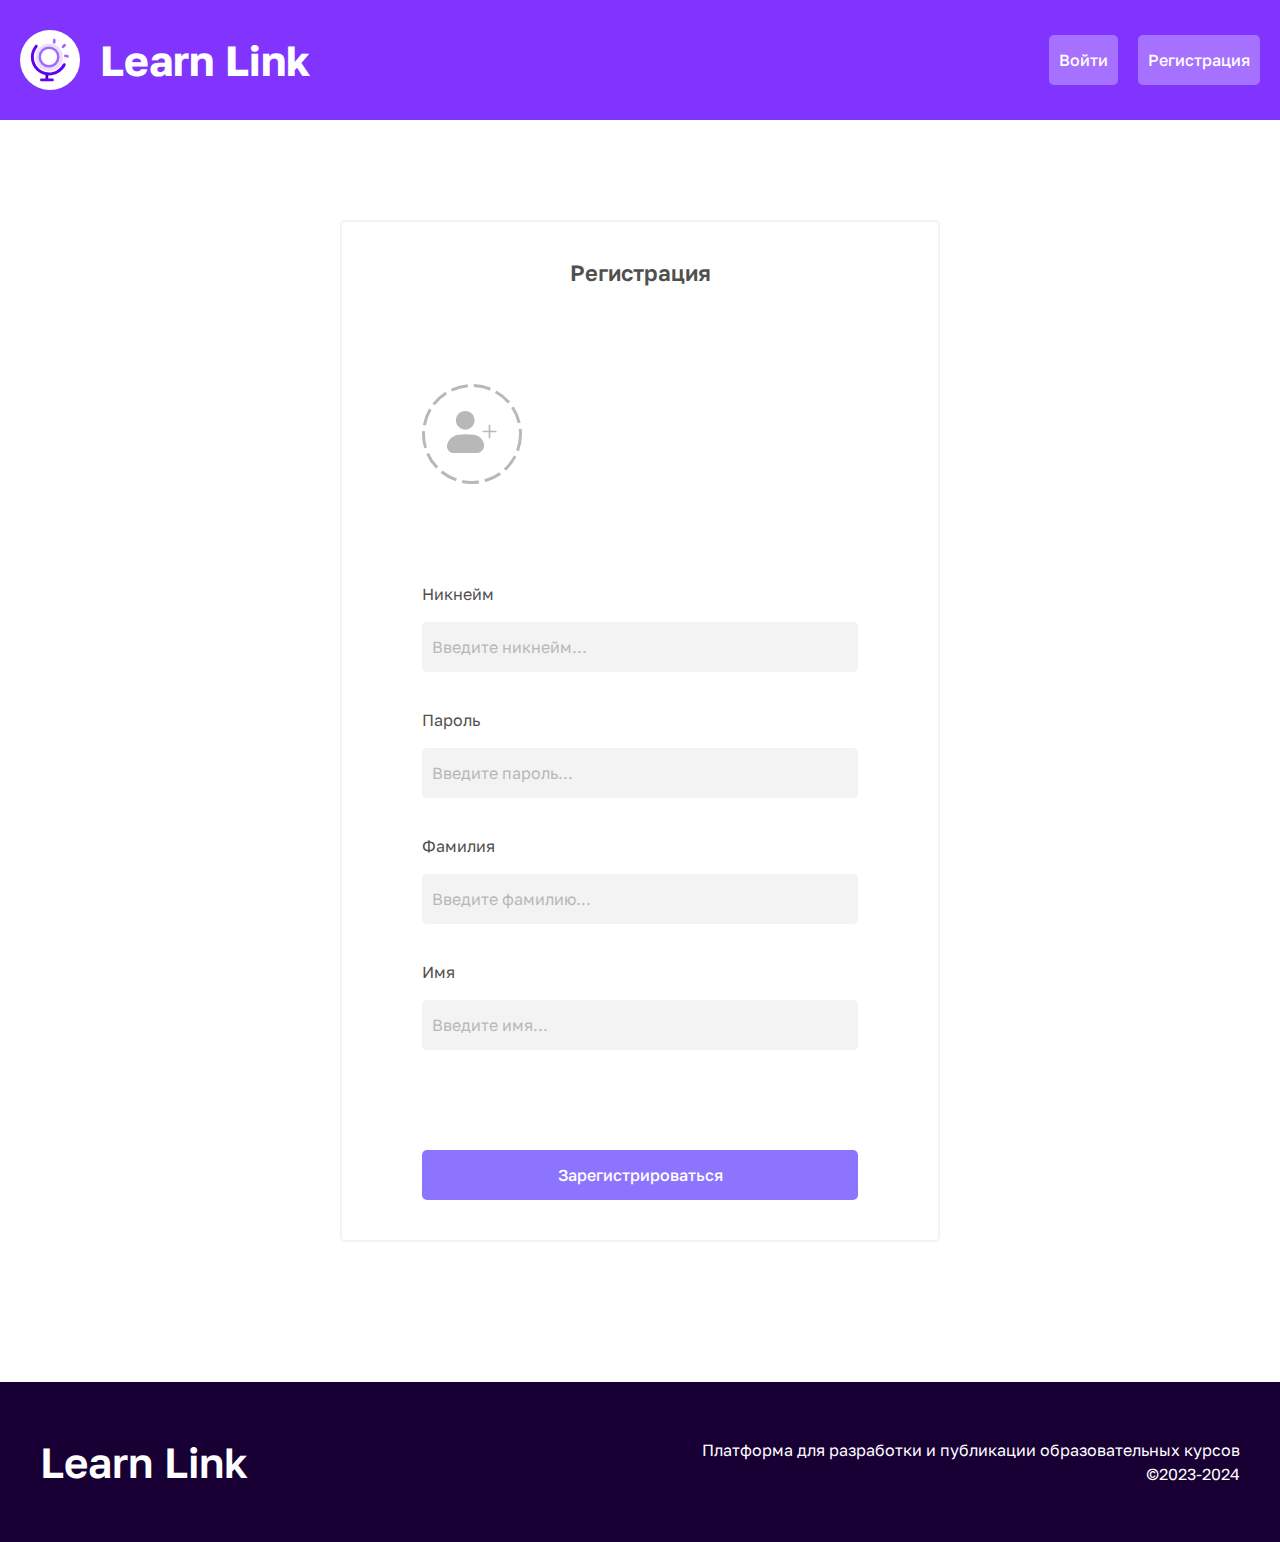
<file: src/pages/register.html>
<!DOCTYPE html>
<html lang="ru">

<head>
    <meta charset="UTF-8">
    <meta name="viewport" content="width=device-width, initial-scale=1.0">
    <title>Learn Link</title>

    <link rel="stylesheet" href="/src/styles/css/index.css">
    <script type="text/javascript" src="../js/index.js" defer></script>
</head>

<body>
    <div class="wrapper">
        <header class="header">
            <div class="header__container container">
                <div class="header__logo logo-pic">
                    <img src="../assets/img/learnlinklogo.svg" alt="Logo" class="logo-pic__img">
                    <h1 class="logo-pic__title">Learn Link</h1>
                </div>
                <nav class="header__nav">
                    <div class="header__buttons">
                        <button class="button-white-tp" onclick="redirect('login')">Войти</button>
                        <button class="button-white-tp" onclick="redirect('register')">Регистрация</button>
                    </div>
                    <!-- <div class="header__dropdown dropdown">
                        <div class="dropdown__head">
                            <img class="dropdown__profile-image" src="./src/assets/img/profile_placeholder.svg"
                                alt="Профиль">
                            <p class="dropdown__profile-name">valorex</p>
                            <p class="icon icon-arrow-down"></p>
                        </div>
                        <div class="dropdown__items">
                            <div class="dropdown__item">
                                <span class="icon icon-user"></span> Профиль
                            </div>
                            <div class="dropdown__item">
                                <span class="icon icon-star"></span> Мои курсы
                            </div>
                            <div class="dropdown__item">
                                <span class="icon icon-power"></span> Выйти
                            </div>
                        </div>
                    </div> -->
                </nav>
            </div>
        </header>

        <main class="main auth-page container">
            <form action="login.html" class="auth-page__base-form base-form">
                <h3 class="base-form__title">Регистрация</h3>

                <div class="base-form__image-uploader image-uploader">
                    <label for="image-upload" class="image-uploader__label">
                        <img src="/src/assets/img/profile_add.svg" alt="Изображение профиля">
                    </label>
                    <input type="file" class="image-uploader__input" id="image-upload"
                        accept="image/jpeg, image/png, image/jpg">
                </div>

                <div class="base-form__inputs">

                    <div class="base-form__form-input form-input">
                        <p class="form-input__label">Никнейм</p>
                        <input type="text" class="form-input__input input-gray" placeholder="Введите никнейм...">
                    </div>
                    <div class="base-form__form-input form-input">
                        <p class="form-input__label">Пароль</p>
                        <input type="password" class="form-input__input input-gray" placeholder="Введите пароль...">
                    </div>
                    <div class="base-form__form-input form-input">
                        <p class="form-input__label">Фамилия</p>
                        <input type="text" class="form-input__input input-gray" placeholder="Введите фамилию...">
                    </div>
                    <div class="base-form__form-input form-input">
                        <p class="form-input__label">Имя</p>
                        <input type="text" class="form-input__input input-gray" placeholder="Введите имя...">
                    </div>

                </div>
                <button type="submit" class="base-form__button button-violet">Зарегистрироваться</button>
            </form>
        </main>

        <footer class="footer">
            <div class="footer__content container">
                <p class="footer__title">
                    Learn Link
                </p>
                <p class="footer__text">
                    Платформа для разработки и публикации образовательных курсов <br />
                    ©2023-2024
                </p>
            </div>
        </footer>
    </div>
</body>

</html>
</file>
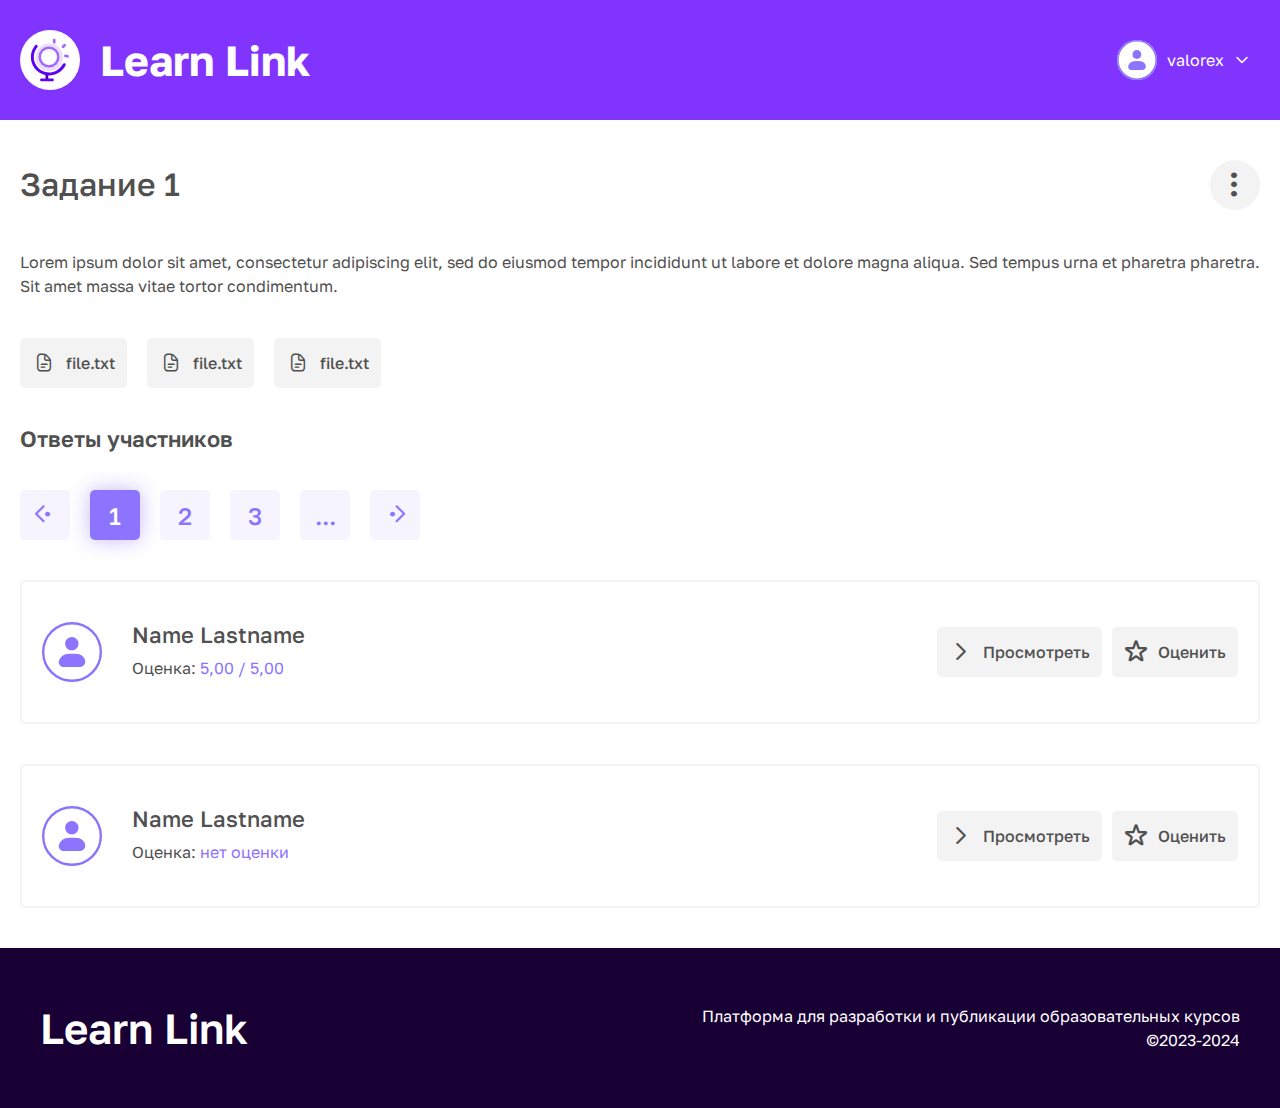
<file: src/pages/task.html>
<!DOCTYPE html>
<html lang="ru">

<head>
    <meta charset="UTF-8" />
    <meta name="viewport" content="width=device-width, initial-scale=1.0" />
    <title>Learn Link</title>

    <link rel="stylesheet" href="/src/styles/css/index.css" />
    <script type="text/javascript" src="../js/index.js" defer></script>
</head>

<body>
    <div class="wrapper">
        <header class="header">
            <div class="header__container container">
                <div class="header__logo logo-pic" onclick="redirect()">
                    <img src="../assets/img/learnlinklogo.svg" alt="Logo" class="logo-pic__img" />
                    <h1 class="logo-pic__title">Learn Link</h1>
                </div>
                <nav class="header__nav">
                    <div class="header__dropdown dropdown">
                        <div class="dropdown__head">
                            <img class="dropdown__profile-image" src="../assets/img/profile_placeholder.svg"
                                alt="Профиль" />
                            <p class="dropdown__profile-name">valorex</p>
                            <p class="icon icon-arrow-down"></p>
                        </div>
                        <div class="dropdown__items">
                            <div class="dropdown__item" onclick="redirect('account')">
                                <span class="icon icon-user"></span> Профиль
                            </div>
                            <div class="dropdown__item">
                                <span class="icon icon-star" onclick="redirect('user-courses')"></span>
                                Мои курсы
                            </div>
                            <div class="dropdown__item">
                                <span class="icon icon-power" onclick="redirect()"></span>
                                Выйти
                            </div>
                        </div>
                    </div>
                </nav>
            </div>
        </header>

        <main class="main common-page-wrapper view-page container">
            <section class="view-page__header">
                <p class="view-page__title big-text">Задание 1</p>

                <div class="view-page__dropdown dropdown">
                    <div class="dropdown__head">
                        <button class="ellipsis-button icon-ellipsis"></button>
                    </div>
                    <div class="dropdown__items">
                        <div class="dropdown__item">
                            <span class="icon icon-pen-circle"></span> Редактировать
                        </div>
                        <div class="dropdown__item">
                            <span class="icon icon-cross-circle"></span> Удалить
                        </div>
                    </div>
                </div>
            </section>

            <p class="view-page__description ui-text">
                Lorem ipsum dolor sit amet, consectetur adipiscing elit, sed do
                eiusmod tempor incididunt ut labore et dolore magna aliqua. Sed tempus
                urna et pharetra pharetra. Sit amet massa vitae tortor condimentum.
            </p>

            <section class="view-page__files-list files-list">
                <button class="button-gray-violet">
                    <i class="icon-file icon-medium-size"></i> file.txt
                </button>
                <button class="button-gray-violet">
                    <i class="icon-file icon-medium-size"></i> file.txt
                </button>
                <button class="button-gray-violet">
                    <i class="icon-file icon-medium-size"></i> file.txt
                </button>
            </section>

            <section class="view-page__responses response-list">
                <h3>Ответы участников</h3>

                <form action="#" class="view-page__pagination-form pagination-form">
                    <button class="pagination-form__button button-violet-light icon-arrow-left-dotted"></button>
                    <button class="pagination-form__button button-violet-light button-violet-light-selected ">1</button>
                    <button class="pagination-form__button button-violet-light">2</button>
                    <button class="pagination-form__button button-violet-light">3</button>
                    <button class="pagination-form__button button-violet-light">...</button>
                    <button class="pagination-form__button button-violet-light icon-arrow-right-dotted"></button>
                </form>

                <div class="response-list__list-item user-item">
                    <div class="user-item__profile">
                        <img class="user-item__image" src="../assets/img/profile_placeholder.svg" alt="Профиль">
                        <div class="user-item__info profile-card">
                            <p class="profile-card__title">Name Lastname</p>
                            <p class="profile-card__subtitle">Оценка: <span class="text-violet">5,00 / 5,00</span></p>
                        </div>
                    </div>
                    <div class="user-item__properties">
                        <button class="button-gray-violet"><i class="icon-arrow-right icon-medium-size"></i>
                            Просмотреть</button>
                        <button class="button-gray-violet"><i class="icon-star icon-medium-size"></i> Оценить</button>
                    </div>
                </div>

                <div class="response-list__list-item user-item">
                    <div class="user-item__profile">
                        <img class="user-item__image" src="../assets/img/profile_placeholder.svg" alt="Профиль">
                        <div class="user-item__info profile-card">
                            <p class="profile-card__title">Name Lastname</p>
                            <p class="profile-card__subtitle">Оценка: <span class="text-violet">нет оценки</span></p>
                        </div>
                    </div>
                    <div class="user-item__properties">
                        <button class="button-gray-violet"><i class="icon-arrow-right icon-medium-size"></i>
                            Просмотреть</button>
                        <button class="button-gray-violet"><i class="icon-star icon-medium-size"></i> Оценить</button>
                    </div>
                </div>

            </section>
        </main>

        <footer class="footer">
            <div class="footer__content container">
                <p class="footer__title">Learn Link</p>
                <p class="footer__text">
                    Платформа для разработки и публикации образовательных курсов <br />
                    ©2023-2024
                </p>
            </div>
        </footer>
    </div>
</body>

</html>
</file>
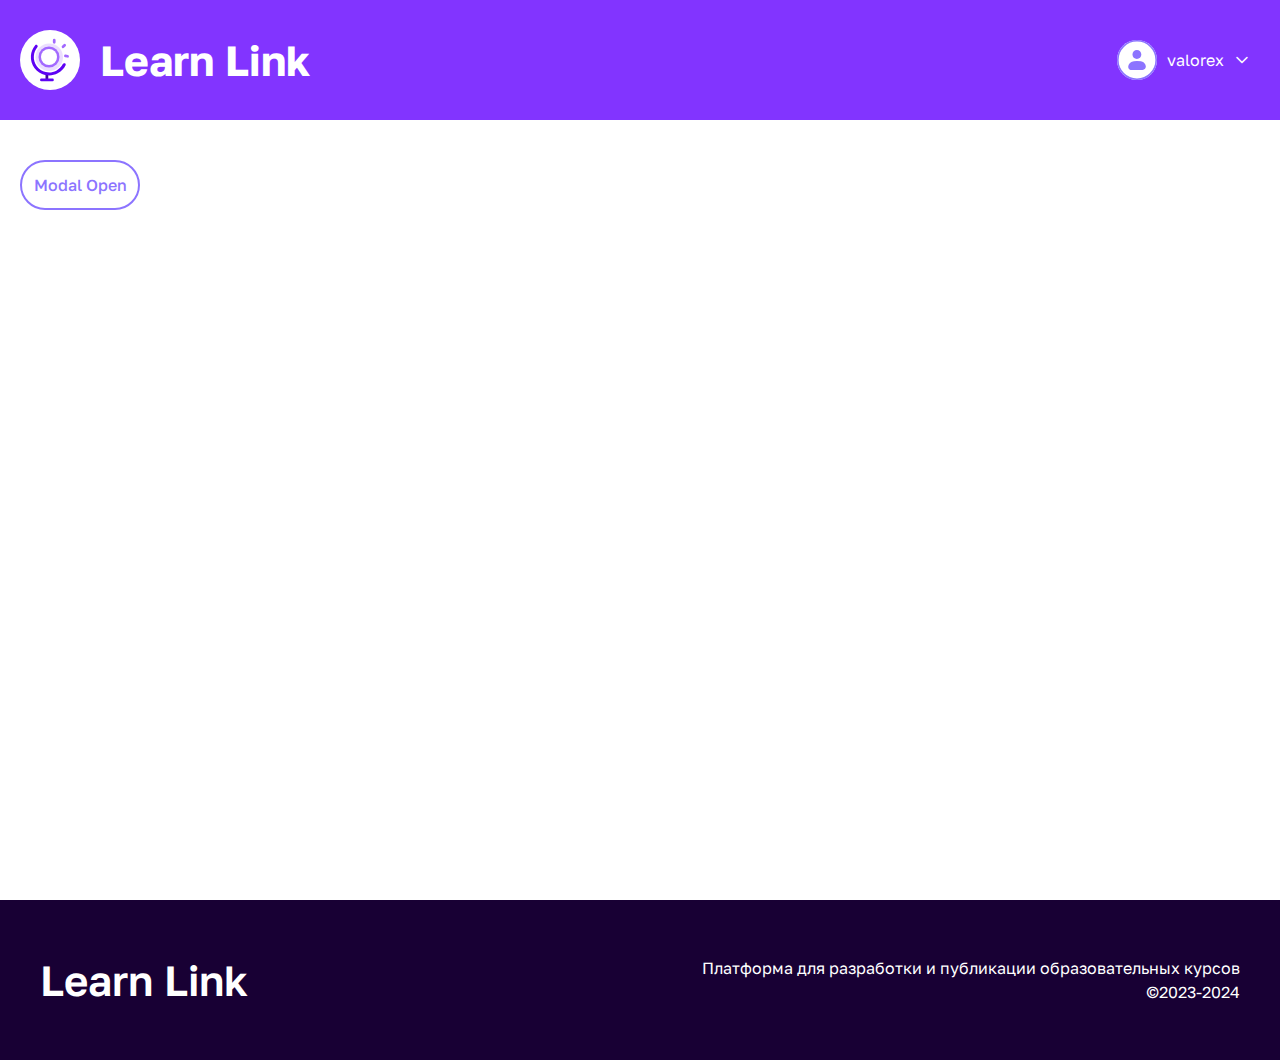
<file: src/pages/ui.html>
<!DOCTYPE html>
<html lang="ru">

<head>
    <meta charset="UTF-8">
    <meta name="viewport" content="width=device-width, initial-scale=1.0">
    <title>Learn Link</title>

    <link rel="stylesheet" href="/src/styles/css/index.css">
    <script type="text/javascript" src="../js/index.js" defer></script>
</head>

<body>
    <div class="wrapper">
        <header class="header">
            <div class="header__container container">
                <div class="header__logo logo-pic" onclick="redirect()">
                    <img src="../assets/img/learnlinklogo.svg" alt="Logo" class="logo-pic__img">
                    <h1 class="logo-pic__title">Learn Link</h1>
                </div>
                <nav class="header__nav">
                    <div class="header__dropdown dropdown">
                        <div class="dropdown__head">
                            <img class="dropdown__profile-image" src="../assets/img/profile_placeholder.svg"
                                alt="Профиль">
                            <p class="dropdown__profile-name">valorex</p>
                            <p class="icon icon-arrow-down"></p>
                        </div>
                        <div class="dropdown__items">
                            <div class="dropdown__item" onclick="redirect('account')">
                                <span class="icon icon-user"></span> Профиль
                            </div>
                            <div class="dropdown__item">
                                <span class="icon icon-star" onclick="redirect('user-courses')"></span> Мои курсы
                            </div>
                            <div class="dropdown__item">
                                <span class="icon icon-power" onclick="redirect()"></span> Выйти
                            </div>
                        </div>
                    </div>
                </nav>
            </div>
        </header>

        <main class="main common-page-wrapper container">
            <div style="display: flex; flex-direction: column; gap: 40px; width: 120px;">
                <button class="button-violet-outline-rounded" onclick="openModal()">Modal Open</button>
            </div>


            <div class="modal">
                <div class="modal__content">
                    <div class="modal__header">
                        <p class="modal__title ui-title">Modal Title</p>
                        <button class="modal__close-button icon-cross icon-normal-size"></button>
                    </div>

                    <div class="modal__body ui-text">
                        Lorem ipsum dolor sit amet consectetur adipisicing elit. Omnis ab sit dolores. Cupiditate eius
                        vel debitis cum. Beatae, nulla sed magnam labore laudantium hic quae voluptates cupiditate et
                        quidem dolor!
                    </div>

                    <div class="modal__footer">
                        <button class="modal__bottom-button button-violet-light">Ok</button>
                    </div>
                </div>
            </div>
        </main>

        <footer class="footer">
            <div class="footer__content container">
                <p class="footer__title">
                    Learn Link
                </p>
                <p class="footer__text">
                    Платформа для разработки и публикации образовательных курсов <br />
                    ©2023-2024
                </p>
            </div>
        </footer>
    </div>

    <script>
        init();

        function init() {
            const modal = document.querySelector('.modal');
            modal.style.display = 'none';

            const closeButtons = document.querySelectorAll('.modal__close-button');
            closeButtons.forEach(button => {
                button.addEventListener('click', (e) => closeModal(e));
            });
        }

        function openModal() {
            const modal = document.querySelector('.modal');
            modal.style.display = 'flex';
        }

        function closeModal(e) {
            const modal = e.target.closest('.modal');
            if (modal) modal.style.display = 'none';
        }
    </script>
</body>

</html>
</file>
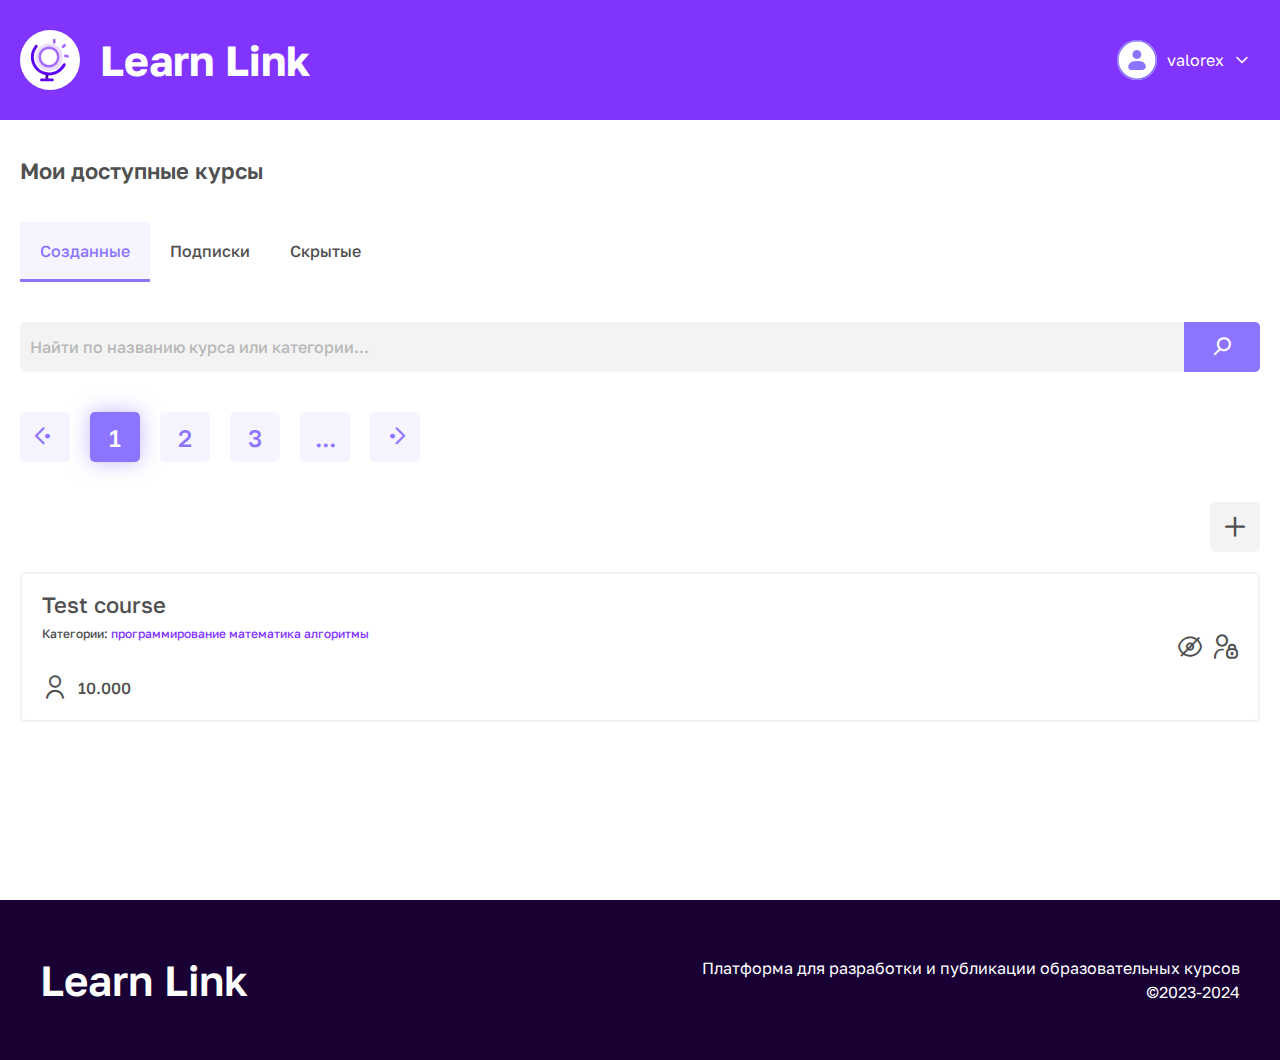
<file: src/pages/user_courses.html>
<!DOCTYPE html>
<html lang="ru">

<head>
    <meta charset="UTF-8">
    <meta name="viewport" content="width=device-width, initial-scale=1.0">
    <title>Learn Link</title>

    <link rel="stylesheet" href="/src/styles/css/index.css">
    <script type="text/javascript" src="../js/index.js" defer></script>
</head>

<body>
    <div class="wrapper">
        <header class="header">
            <div class="header__container container">
                <div class="header__logo logo-pic" onclick="redirect()">
                    <img src="../assets/img/learnlinklogo.svg" alt="Logo" class="logo-pic__img">
                    <h1 class="logo-pic__title">Learn Link</h1>
                </div>
                <nav class="header__nav">
                    <!-- <div class="header__buttons">
                        <button class="button-white-tp">Войти</button>
                        <button class="button-white-tp">Регистрация</button>
                    </div> -->
                    <div class="header__dropdown dropdown">
                        <div class="dropdown__head">
                            <img class="dropdown__profile-image" src="../assets/img/profile_placeholder.svg"
                                alt="Профиль">
                            <p class="dropdown__profile-name">valorex</p>
                            <p class="icon icon-arrow-down"></p>
                        </div>
                    </div>
                </nav>
            </div>
        </header>

        <main class="main user-courses-page common-page-wrapper container">
            <h3>Мои доступные курсы</h3>

            <section class="user-courses-page__controls">
                <nav class="user-courses-page__selection-panel selection-panel">
                    <div class="selection-panel__selection-item selection-item" onclick="select(0)">Созданные</div>
                    <div class="selection-panel__selection-item selection-item" onclick="select(1)">Подписки</div>
                    <div class="selection-panel__selection-item selection-item" onclick="select(2)">Скрытые</div>
                </nav>

            </section>

            <form action="#" class="user-courses-page__search-form search-form">
                <input type="text" class="search-form__input" placeholder="Найти по названию курса или категории...">
                <button class="search-form__button button-violet icon-search"></button>
            </form>

            <form action="#" class="user-courses-page__pagination-form pagination-form">
                <button class="pagination-form__button button-violet-light icon-arrow-left-dotted"></button>
                <button class="pagination-form__button button-violet-light button-violet-light-selected ">1</button>
                <button class="pagination-form__button button-violet-light">2</button>
                <button class="pagination-form__button button-violet-light">3</button>
                <button class="pagination-form__button button-violet-light">...</button>
                <button class="pagination-form__button button-violet-light icon-arrow-right-dotted"></button>
            </form>

            <section class="user-courses-page__courses control-list">

                <nav class="control-list__controls">
                    <button class="control-list__add-button button-gray icon-plus"></button>
                </nav>

                <div class="courses__list-item course-item" onclick="redirect('course')">
                    <div class="course-item__info">
                        <div class="course-item__head">
                            <p class="course-item__title">Test course</p>
                            <div class="course-item__categories">
                                <p>Категории: </p>
                                <p class="linked-text">программирование </p>
                                <p class="linked-text">математика </p>
                                <p class="linked-text">алгоритмы </p>
                            </div>
                        </div>
                        <div class="course-item__additional">
                            <span class="course-item__icon icon-user"></span>
                            10.000
                        </div>
                    </div>
                    <div class="course-item__properties">
                        <span class="course-item__icon icon-invisible"></span>
                        <span class="course-item__icon icon-user-lock"></span>
                    </div>
                </div>
            </section>
        </main>

        <footer class="footer">
            <div class="footer__content container">
                <p class="footer__title">
                    Learn Link
                </p>
                <p class="footer__text">
                    Платформа для разработки и публикации образовательных курсов <br />
                    ©2023-2024
                </p>
            </div>
        </footer>
    </div>

    <script>
        select(0);

        function select(index) {
            const selectionItems = document.querySelectorAll('.selection-item');
            selectionItems.forEach(item => item.classList.remove('selection-item-selected'));
            selectionItems[index].classList.add('selection-item-selected');
        }
    </script>
</body>

</html>
</file>
<file: src/styles/css/index.css>
html,
body,
div,
span,
applet,
object,
iframe,
h1,
h2,
h3,
h4,
h5,
h6,
p,
blockquote,
pre,
a,
abbr,
acronym,
address,
big,
cite,
code,
del,
dfn,
em,
img,
ins,
kbd,
q,
s,
samp,
small,
strike,
strong,
sub,
sup,
tt,
var,
b,
u,
i,
center,
dl,
dt,
dd,
ol,
ul,
li,
fieldset,
form,
label,
legend,
table,
caption,
tbody,
tfoot,
thead,
tr,
th,
td,
article,
aside,
canvas,
details,
embed,
figure,
figcaption,
footer,
header,
hgroup,
menu,
nav,
output,
ruby,
section,
summary,
time,
mark,
audio,
video {
  margin: 0;
  padding: 0;
  border: 0;
  font-size: 100%;
  font: inherit;
  vertical-align: baseline;
}

/* HTML5 display-role reset for older browsers */
article,
aside,
details,
figcaption,
figure,
footer,
header,
hgroup,
menu,
nav,
section {
  display: block;
}

ol,
ul {
  list-style: none;
}

blockquote,
q {
  quotes: none;
}

blockquote:before,
blockquote:after,
q:before,
q:after {
  content: "";
  content: none;
}

table {
  border-collapse: collapse;
  border-spacing: 0;
}

a {
  text-decoration: none;
}

html,
body {
  height: 100%;
  line-height: 1;
  font-size: 16px;
  color: #000;
  font-family: "Golos Text";
}

* {
  box-sizing: border-box;
  min-width: 0;
}

h1,
h2,
h3,
h4,
h5,
h6 {
  font-size: inherit;
  font-weight: 400;
}

input,
button,
textarea {
  font-family: inherit;
}

@font-face {
  font-display: swap;
  /* Check https://developer.mozilla.org/en-US/docs/Web/CSS/@font-face/font-display for other options. */
  font-family: "Golos Text";
  font-style: normal;
  font-weight: 400;
  src: url("../../assets/fonts/golos-text-v4-cyrillic_latin-regular.woff2") format("woff2"), url("../../assets/fonts/golos-text-v4-cyrillic_latin-regular.woff") format("woff");
  /* Chrome 5+, Firefox 3.6+, IE 9+, Safari 5.1+ */
}
/* golos-text-500 - cyrillic_latin */
@font-face {
  font-display: swap;
  /* Check https://developer.mozilla.org/en-US/docs/Web/CSS/@font-face/font-display for other options. */
  font-family: "Golos Text";
  font-style: normal;
  font-weight: 500;
  src: url("../../assets/fonts/golos-text-v4-cyrillic_latin-500.woff2") format("woff2"), url("../../assets/fonts/golos-text-v4-cyrillic_latin-500.woff") format("woff");
  /* Chrome 5+, Firefox 3.6+, IE 9+, Safari 5.1+ */
}
/* golos-text-600 - cyrillic_latin */
@font-face {
  font-display: swap;
  /* Check https://developer.mozilla.org/en-US/docs/Web/CSS/@font-face/font-display for other options. */
  font-family: "Golos Text";
  font-style: normal;
  font-weight: 600;
  src: url("../../assets/fonts/golos-text-v4-cyrillic_latin-600.woff2") format("woff2"), url("../../assets/fonts/golos-text-v4-cyrillic_latin-600.woff") format("woff");
  /* Chrome 5+, Firefox 3.6+, IE 9+, Safari 5.1+ */
}
/* golos-text-700 - cyrillic_latin */
@font-face {
  font-display: swap;
  /* Check https://developer.mozilla.org/en-US/docs/Web/CSS/@font-face/font-display for other options. */
  font-family: "Golos Text";
  font-style: normal;
  font-weight: 700;
  src: url("../../assets/fonts/golos-text-v4-cyrillic_latin-700.woff2") format("woff2"), url("../../assets/fonts/golos-text-v4-cyrillic_latin-700.woff") format("woff");
  /* Chrome 5+, Firefox 3.6+, IE 9+, Safari 5.1+ */
}
/* golos-text-800 - cyrillic_latin */
@font-face {
  font-display: swap;
  /* Check https://developer.mozilla.org/en-US/docs/Web/CSS/@font-face/font-display for other options. */
  font-family: "Golos Text";
  font-style: normal;
  font-weight: 800;
  src: url("../../assets/fonts/golos-text-v4-cyrillic_latin-800.woff2") format("woff2"), url("../../assets/fonts/golos-text-v4-cyrillic_latin-800.woff") format("woff");
  /* Chrome 5+, Firefox 3.6+, IE 9+, Safari 5.1+ */
}
/* roboto-mono-regular - latin */
@font-face {
  font-display: swap;
  /* Check https://developer.mozilla.org/en-US/docs/Web/CSS/@font-face/font-display for other options. */
  font-family: "Roboto Mono";
  font-style: normal;
  font-weight: 400;
  src: url("../fonts/roboto-mono-v23-latin-regular.woff2") format("woff2");
  /* Chrome 36+, Opera 23+, Firefox 39+, Safari 12+, iOS 10+ */
}
/* roboto-mono-500 - latin */
@font-face {
  font-display: swap;
  /* Check https://developer.mozilla.org/en-US/docs/Web/CSS/@font-face/font-display for other options. */
  font-family: "Roboto Mono";
  font-style: normal;
  font-weight: 500;
  src: url("../fonts/roboto-mono-v23-latin-500.woff2") format("woff2");
  /* Chrome 36+, Opera 23+, Firefox 39+, Safari 12+, iOS 10+ */
}
@font-face {
  font-family: "learnlinkico";
  src: url("../../assets/fonts/learnlinkico.woff") format("woff");
  font-weight: normal;
  font-style: normal;
  font-display: block;
}
[class^=icon-],
[class*=" icon-"] {
  /* use !important to prevent issues with browser extensions that change fonts */
  font-family: "learnlinkico" !important;
  font-style: normal;
  font-weight: normal;
  font-variant: normal;
  text-transform: none;
  line-height: 1;
  /* Better Font Rendering =========== */
  -webkit-font-smoothing: antialiased;
  -moz-osx-font-smoothing: grayscale;
}

.icon-invisible:before {
  content: "\e911";
}

.icon-visible:before {
  content: "\e920";
}

.icon-search:before {
  content: "\e924";
}

.icon-update:before {
  content: "\e923";
}

.icon-burger:before {
  content: "\e922";
}

.icon-lock:before {
  content: "\e921";
}

.icon-document-add:before {
  content: "\e90e";
}

.icon-arrow-down:before {
  content: "\e900";
}

.icon-arrow-left:before {
  content: "\e901";
}

.icon-arrow-left-dotted:before {
  content: "\e902";
}

.icon-arrow-right:before {
  content: "\e903";
}

.icon-arrow-right-dotted:before {
  content: "\e904";
}

.icon-arrow-up:before {
  content: "\e905";
}

.icon-beaker:before {
  content: "\e906";
}

.icon-bolt:before {
  content: "\e907";
}

.icon-book:before {
  content: "\e908";
}

.icon-chat:before {
  content: "\e909";
}

.icon-check:before {
  content: "\e90a";
}

.icon-code-add:before {
  content: "\e90b";
}

.icon-cross:before {
  content: "\e90c";
}

.icon-cross-circle:before {
  content: "\e90d";
}

.icon-ellipsis:before {
  content: "\e90f";
}

.icon-file:before {
  content: "\e910";
}

.icon-invisible-circle:before {
  content: "\e912";
}

.icon-minus:before {
  content: "\e913";
}

.icon-module:before {
  content: "\e914";
}

.icon-pen:before {
  content: "\e915";
}

.icon-pen-circle:before {
  content: "\e916";
}

.icon-plus:before {
  content: "\e917";
}

.icon-plus-circle:before {
  content: "\e918";
}

.icon-power:before {
  content: "\e919";
}

.icon-star:before {
  content: "\e91a";
}

.icon-text-add:before {
  content: "\e91b";
}

.icon-user:before {
  content: "\e91c";
}

.icon-user-group:before {
  content: "\e91d";
}

.icon-user-group-circle:before {
  content: "\e91e";
}

.icon-user-lock:before {
  content: "\e91f";
}

* {
  font-size: 16px;
  color: #505050;
}

.container {
  box-sizing: border-box;
  padding: 0 20px;
  max-width: 1280px;
  margin: 0 auto;
}

.wrapper {
  display: grid;
  grid-template-rows: auto 1fr 160px;
  min-height: calc(100dvh + 160px);
}

body {
  background-color: #fff;
}

button {
  border: none;
  outline: none;
  cursor: pointer;
  background: none;
  padding: 0;
  margin: 0;
  font-size: 16px;
}

input,
textarea {
  padding: 0;
  margin: 0;
  min-height: 30px;
  border: none;
  outline: none;
  color: #505050;
  font-size: 16px;
}

.textarea {
  resize: none;
  min-height: 250px !important;
  color: #505050;
}

h1 {
  font-size: 42px;
  font-weight: 700;
}

h2 {
  font-size: 26px;
  font-weight: 600;
}

h3 {
  font-size: 22px;
  font-weight: 600;
}

.button-base, .section-create__large-button, .button-white-green, .button-white-red, .button-gray-violet, .button-gray, .button-danger, .button-violet-outline, .button-violet-outline-rounded, .button-violet-light, .button-violet-light-rounded, .button-violet, .button-violet-rounded, .button-white-tp, .button-round, .modal__close-button {
  border-radius: 5px;
  height: 50px;
  background-color: #fff;
  font-weight: 500;
  padding-left: 10px;
  padding-right: 10px;
  display: flex;
  align-items: center;
  justify-content: center;
  gap: 10px;
}
.button-base > *, .section-create__large-button > *, .button-white-green > *, .button-white-red > *, .button-gray-violet > *, .button-gray > *, .button-danger > *, .button-violet-outline > *, .button-violet-outline-rounded > *, .button-violet-light > *, .button-violet-light-rounded > *, .button-violet > *, .button-violet-rounded > *, .button-white-tp > *, .button-round > *, .modal__close-button > * {
  transition: inherit;
}

.button-round, .modal__close-button, .button-violet-outline-rounded, .button-violet-rounded, .button-violet-light-rounded {
  border-radius: 100px;
}

.button-white-tp {
  background-color: rgba(255, 255, 255, 0.3);
  color: #fff;
  outline: solid 4px transparent;
  transition: 0.3s ease-in-out;
}
.button-white-tp:hover {
  background-color: #fff;
  color: #505050;
  outline: solid 4px rgba(255, 255, 255, 0.3);
}
.button-white-tp:focus {
  background-color: #fff;
  color: #505050;
  outline: solid 4px rgba(255, 255, 255, 0.3);
}

.button-violet, .button-violet-rounded {
  background-color: #8C74FF;
  color: #fff;
  outline: solid 4px transparent;
  transition: 0.4s ease-in-out;
}
@media (hover: hover) {
  .button-violet:hover, .button-violet-rounded:hover {
    background-color: #8234ff;
    outline: solid 4px rgba(140, 116, 255, 0.4);
  }
}
@media (hover: none) {
  .button-violet:active, .button-violet-rounded:active {
    background-color: #8234ff;
    outline: solid 4px rgba(140, 116, 255, 0.4);
  }
}

.button-violet-light, .button-violet-light-rounded {
  background-color: #f6f4ff;
  color: #8C74FF;
  outline: solid 4px transparent;
  transition: 0.4s ease-in-out;
}
.button-violet-light-selected {
  background-color: #8C74FF;
  color: #fff;
  box-shadow: 0px 0px 20px 0px rgba(140, 116, 255, 0.5);
}
@media (hover: hover) {
  .button-violet-light:hover, .button-violet-light-rounded:hover {
    background-color: #8C74FF;
    color: #fff;
    outline: solid 4px rgba(140, 116, 255, 0.4);
  }
}
@media (hover: none) {
  .button-violet-light:active, .button-violet-light-rounded:active {
    background-color: #8C74FF;
    color: #fff;
    outline: solid 4px rgba(140, 116, 255, 0.4);
  }
}

.button-violet-outline, .button-violet-outline-rounded {
  background-color: white;
  border: solid 2px #8C74FF;
  color: #8C74FF;
  transition: 0.4s ease-in-out;
}
@media (hover: hover) {
  .button-violet-outline:hover, .button-violet-outline-rounded:hover {
    background-color: #8C74FF;
    color: #fff;
  }
}
@media (hover: none) {
  .button-violet-outline:active, .button-violet-outline-rounded:active {
    background-color: #8C74FF;
    color: #fff;
  }
}

.button-danger {
  background-color: #ff616e;
  color: #fff;
  outline: solid 4px transparent;
  transition: 0.4s ease-in-out;
}
@media (hover: hover) {
  .button-danger:hover {
    background-color: #ff2732;
    outline: solid 4px rgba(255, 97, 110, 0.4);
  }
}
@media (hover: none) {
  .button-danger:active {
    background-color: #ff2732;
    outline: solid 4px rgba(255, 97, 110, 0.4);
  }
}

.button-gray {
  background-color: #F3F3F3;
  color: #505050;
  border: solid 2px transparent;
  transition: 0.4s ease-in-out;
}
@media (hover: hover) {
  .button-gray:hover {
    background-color: #fff;
    border: solid 2px #dfdfdf;
  }
}
@media (hover: none) {
  .button-gray:active {
    background-color: #fff;
    border: solid 2px #dfdfdf;
  }
}

.button-gray-violet {
  background-color: #F3F3F3;
  border: solid 2px transparent;
  transition: 0.3s ease-in-out;
}
@media (hover: hover) {
  .button-gray-violet:hover {
    border-color: #8C74FF;
    background-color: #f6f4ff;
    color: #8C74FF;
  }
  .button-gray-violet:hover > * {
    color: #8C74FF;
  }
}
@media (hover: none) {
  .button-gray-violet:active {
    border-color: #8C74FF;
    background-color: #f6f4ff;
    color: #8C74FF;
  }
  .button-gray-violet:active > * {
    color: #8C74FF;
  }
}

.button-white-red {
  color: #ff2732;
  outline: solid 4px transparent;
  transition: 0.4s ease-in-out;
}
.button-white-red:focus {
  color: #fff;
  background-color: #ff2732;
  outline: solid 4px rgba(255, 97, 110, 0.4);
}
@media (hover: hover) {
  .button-white-red:hover {
    color: #fff;
    background-color: #ff2732;
    outline: solid 4px rgba(255, 97, 110, 0.4);
  }
}
@media (hover: none) {
  .button-white-red:active {
    color: #fff;
    background-color: #ff2732;
    outline: solid 4px rgba(255, 97, 110, 0.4);
  }
}

.button-white-green {
  color: #2AC5AD;
  outline: solid 4px transparent;
  transition: 0.4s ease-in-out;
}
.button-white-green:focus {
  color: #fff;
  background-color: #2AC5AD;
  outline: solid 4px rgba(76, 221, 199, 0.4);
}
@media (hover: hover) {
  .button-white-green:hover {
    color: #fff;
    background-color: #2AC5AD;
    outline: solid 4px rgba(76, 221, 199, 0.4);
  }
}
@media (hover: none) {
  .button-white-green:active {
    color: #fff;
    background-color: #2AC5AD;
    outline: solid 4px rgba(76, 221, 199, 0.4);
  }
}

.inputs-base, .search-form__input, .outlined-input-line, .outlined-input, .input-line, .input-danger, .input-gray, .input-transparent {
  border-radius: 5px;
  background: #F3F3F3;
  padding: 10px;
  min-height: 50px;
  text-overflow: ellipsis;
}
.inputs-base::-moz-placeholder, .search-form__input::-moz-placeholder, .outlined-input-line::-moz-placeholder, .outlined-input::-moz-placeholder, .input-line::-moz-placeholder, .input-danger::-moz-placeholder, .input-gray::-moz-placeholder, .input-transparent::-moz-placeholder {
  color: #B8B8B8;
}
.inputs-base::placeholder, .search-form__input::placeholder, .outlined-input-line::placeholder, .outlined-input::placeholder, .input-line::placeholder, .input-danger::placeholder, .input-gray::placeholder, .input-transparent::placeholder {
  color: #B8B8B8;
}

.input-transparent {
  background-color: transparent;
}

.input-danger {
  background-color: #fff;
  color: #ff2732;
  border: solid 2px #ff2732;
  animation: shake 0.2s;
}
.input-danger::-moz-placeholder {
  color: #ff2732;
}
.input-danger::placeholder {
  color: #ff2732;
}
@keyframes shake {
  0% {
    transform: translateX(3px);
  }
  25% {
    transform: translateX(-3px);
  }
  50% {
    transform: translateX(3px);
  }
  100% {
    transform: translateX(-3px);
  }
}

.input-line {
  background-color: transparent;
  font-size: 16px;
}

.outlined-input {
  background-color: #fff;
  border: solid 2px #F3F3F3;
  transition: 0.3s ease-in-out;
}
.outlined-input::-moz-placeholder {
  -moz-transition: 0.3s ease-in-out;
  transition: 0.3s ease-in-out;
}
.outlined-input::placeholder {
  transition: 0.3s ease-in-out;
}
.outlined-input:focus {
  border: solid 2px #8C74FF;
  color: #8C74FF;
}
.outlined-input:focus::-moz-placeholder {
  color: rgba(140, 116, 255, 0.6);
}
.outlined-input:focus::placeholder {
  color: rgba(140, 116, 255, 0.6);
}

.outlined-input-line {
  background-color: transparent;
  border-bottom: solid 2px #F3F3F3;
  border-radius: 0;
  transition: 0.3s ease-in-out;
}
.outlined-input-line::-moz-placeholder {
  -moz-transition: 0.3s ease-in-out;
  transition: 0.3s ease-in-out;
}
.outlined-input-line::placeholder {
  transition: 0.3s ease-in-out;
}
@media (hover: hover) {
  .outlined-input-line:hover {
    background-color: rgba(243, 243, 243, 0.7);
  }
}
@media (hover: none) {
  .outlined-input-line:active {
    background-color: rgba(243, 243, 243, 0.7);
  }
}
.outlined-input-line:focus {
  background-color: #f6f4ff;
  color: #8C74FF;
  border-bottom-color: #8C74FF;
}
.outlined-input-line:focus::-moz-placeholder {
  color: rgba(140, 116, 255, 0.5);
}
.outlined-input-line:focus::placeholder {
  color: rgba(140, 116, 255, 0.5);
}

.ui-title {
  font-size: 22px;
  font-weight: 500;
}

.ui-text, .code-block__text, .lesson-section__text, .text-violet, .text-danger, .big-text-regular, .big-text {
  color: #505050;
  line-height: 1.5;
  font-size: 16px;
  font-weight: 400;
}

.big-text {
  font-size: 32px;
  font-weight: 500;
}

.big-text-regular {
  font-size: 32px;
  font-weight: 400;
}

.text-danger {
  color: #ff2732;
}

.text-violet {
  color: #8C74FF;
}

.linked-text {
  color: #8234ff;
  cursor: pointer;
}
@media (hover: hover) {
  .linked-text:hover {
    text-decoration: underline;
  }
}
@media (hover: none) {
  .linked-text:active {
    text-decoration: underline;
  }
}

.required {
  color: #ff2732;
}
.required:before {
  content: "* ";
}

.icon-large-size {
  font-size: 40px;
}

.icon-medium-size {
  font-size: 24px;
}

.icon-normal-size {
  font-size: 20px;
}

.header {
  background: #8234ff;
  box-sizing: border-box;
  height: 120px;
  transition: 0.3s ease-in-out;
}
.header__container {
  width: 100%;
  height: 100%;
  display: flex;
  align-items: center;
  justify-content: space-between;
}
.header__buttons {
  display: flex;
  gap: 20px;
}
.header__buttons button {
  padding: 0 10px;
}
.header .dropdown__head {
  height: 50px;
  padding: 10px;
  display: flex;
  align-items: center;
  justify-content: center;
  gap: 10px;
  transition: 0.3s ease-in-out;
}
.header .dropdown__head .dropdown__profile-image {
  min-width: 40px;
  min-height: 40px;
  width: 40px;
  height: 40px;
}
.header .dropdown__head, .header .dropdown__head > * {
  color: #fff;
}
.header .dropdown__head:focus {
  background: rgba(255, 255, 255, 0.2);
}
@media (hover: hover) {
  .header .dropdown__head:hover {
    background: rgba(255, 255, 255, 0.2);
  }
}
@media (hover: none) {
  .header .dropdown__head:active {
    background: rgba(255, 255, 255, 0.2);
  }
}
@media screen and (max-width: 440px) {
  .header .dropdown__head {
    box-sizing: content-box;
    padding: 15px;
  }
  .header .dropdown__items {
    position: static;
    width: 100%;
  }
}
@media screen and (max-width: 440px) {
  .header {
    height: -moz-max-content;
    height: max-content;
  }
  .header__nav {
    width: 100%;
  }
  .header__container {
    flex-direction: column;
    padding-top: 20px;
    padding-bottom: 20px;
  }
  .header__logo {
    margin-bottom: 40px;
  }
  .header__buttons {
    flex-direction: column;
    gap: 10px;
  }
}

.logo-pic {
  display: flex;
  align-items: center;
  gap: 20px;
  cursor: pointer;
  -webkit-user-select: none;
     -moz-user-select: none;
          user-select: none;
}
.logo-pic__img {
  min-width: 60px;
  min-height: 60px;
  width: 60px;
  height: 60px;
}
.logo-pic__title {
  color: white;
}
@media (max-width: 576px) {
  .logo-pic__title {
    display: none;
  }
}

.dropdown {
  -webkit-user-select: none;
     -moz-user-select: none;
          user-select: none;
  cursor: pointer;
  position: relative;
}
.dropdown__items {
  position: absolute;
  z-index: 3;
  top: calc(100% + 20px);
  right: 0;
  width: -moz-max-content;
  width: max-content;
  border-radius: 5px;
  background-color: #fff;
  box-shadow: 0px 0px 37px 0px rgba(0, 0, 0, 0.21);
}
.dropdown__items > *:first-child {
  border-top-left-radius: 5px;
  border-top-right-radius: 5px;
}
.dropdown__items > *:last-child {
  border-bottom-left-radius: 5px;
  border-bottom-right-radius: 5px;
}
.dropdown__item {
  display: flex;
  align-items: center;
  padding: 10px 18px;
}
.dropdown__item .icon {
  margin-right: 20px;
  font-size: calc(1em + 4px);
}
@media (hover: hover) {
  .dropdown__item:hover {
    background: #F3F3F3;
  }
}
@media (hover: none) {
  .dropdown__item:active {
    background: #F3F3F3;
  }
}
@media screen and (max-width: 576px) {
  .dropdown__item {
    padding: 16px 24px;
  }
}

.ellipsis-button {
  width: 50px;
  height: 50px;
  border-radius: 50%;
  font-size: 24px;
  background-color: #F3F3F3;
  transition: 0.3s ease-in-out;
}
@media (hover: hover) {
  .ellipsis-button:hover {
    background-color: #dfdfdf;
  }
}
@media (hover: none) {
  .ellipsis-button:active {
    background-color: #dfdfdf;
  }
}

.main {
  width: 100%;
}
.main > * {
  margin-bottom: 40px;
}

.common-page-wrapper > *:first-child {
  margin-top: 40px;
}
.common-page-wrapper > * {
  margin-bottom: 40px;
}

.search-form {
  display: flex;
  gap: 0;
  width: 100%;
}
.search-form__input {
  height: 50px;
  width: 100%;
  padding: 0 10px !important;
  font-weight: 500;
  border-top-right-radius: 0;
  border-bottom-right-radius: 0;
}
.search-form__input::-moz-placeholder {
  color: #B8B8B8;
}
.search-form__input::placeholder {
  color: #B8B8B8;
}
.search-form__button {
  height: 50px;
  width: 80px;
  font-size: 24px;
  border-top-left-radius: 0;
  border-bottom-left-radius: 0;
}

.pagination-form {
  display: flex;
  align-items: center;
  gap: 20px;
}
.pagination-form__pages-view {
  display: flex;
  align-items: center;
}
.pagination-form__button {
  height: 50px;
  width: 50px;
  font-size: 24px;
}
.pagination-form__button-selected {
  border: solid 3px #8C74FF;
}
@media screen and (max-width: 576px) {
  .pagination-form {
    gap: 10px;
  }
}
@media screen and (max-width: 440px) {
  .pagination-form {
    gap: 8px;
  }
  .pagination-form__button {
    height: 45px;
    width: 45px;
    font-size: 22px;
    border-width: 2px;
  }
}

.control-list > *:not(:last-child) {
  margin-bottom: 20px;
}
.control-list__controls {
  width: 100%;
  display: flex;
  justify-content: flex-end;
}
.control-list__add-button {
  font-size: 24px;
  width: 50px;
  height: 50px;
}

.course-item {
  min-height: 150px;
  padding: 20px;
  display: flex;
  justify-content: space-between;
  border: solid 2px #F3F3F3;
  border-radius: 5px;
  transition: 0.3s ease-in-out;
  cursor: pointer;
}
.course-item__info {
  display: flex;
  flex-direction: column;
  justify-content: space-between;
  padding-right: 10px;
}
.course-item__head {
  padding-bottom: 12px;
}
.course-item__head > *:not(:last-child) {
  margin-bottom: 4px;
}
.course-item__title {
  font-size: 22px;
  font-weight: 500;
}
.course-item__categories {
  font-weight: 500;
  line-height: 1.5;
  text-wrap: balance;
}
.course-item__categories > * {
  display: inline;
  font-size: 12px;
}
.course-item__additional {
  display: flex;
  align-items: center;
  gap: 12px;
  font-weight: 500;
}
.course-item__properties {
  display: flex;
  align-items: center;
  gap: 12px;
  flex-wrap: wrap;
}
.course-item__icon {
  font-size: 24px;
}
.course-item * {
  transition: inherit;
}
@media (hover: hover) {
  .course-item:hover {
    border: solid 2px #8C74FF;
  }
  .course-item:hover .course-item__title {
    color: #8C74FF;
  }
}
@media (hover: none) {
  .course-item:active {
    border: solid 2px #8C74FF;
  }
  .course-item:active .course-item__title {
    color: #8C74FF;
  }
}
@media screen and (max-width: 576px) {
  .course-item__head {
    padding-bottom: 20px;
  }
  .course-item__head > :first-child {
    margin-bottom: 20px;
  }
  .course-item__categories > * {
    display: block;
  }
}

.auth-page {
  display: flex;
  justify-content: center;
  align-items: center;
  padding-top: 100px;
  padding-bottom: 100px;
}
.auth-page__base-form {
  width: 100%;
}

.base-form {
  max-width: 600px;
  padding: 40px 80px;
  border: solid 2px #F3F3F3;
  border-radius: 5px;
}
.base-form > *:not(:last-child) {
  margin-bottom: 100px;
}
.base-form__title {
  text-align: center;
}
.base-form__form-input {
  margin-bottom: 40px;
}
.base-form__form-input .form-input__input {
  width: 100%;
}
.base-form__button {
  width: 100%;
  padding: 0 10px;
}
@media screen and (max-width: 576px) {
  .base-form {
    padding: 40px;
  }
}

.form-input > *:not(:last-child) {
  margin-bottom: 20px;
}
.form-input__input {
  width: 100%;
}
.form-input__error {
  line-height: 1.5;
  text-wrap: balance;
}

.image-uploader {
  width: -moz-min-content;
  width: min-content;
}
.image-uploader__label {
  cursor: pointer;
}
.image-uploader__input {
  display: none;
}
.image-uploader .image-reuploadable {
  position: relative;
  width: -moz-min-content;
  width: min-content;
}
.image-uploader .image-reuploadable__icon {
  display: flex;
  justify-content: center;
  align-items: center;
  position: absolute;
  right: 0;
  bottom: 0;
  width: 40px;
  height: 40px;
  border-radius: 50%;
  font-size: 20px;
  background-color: #F3F3F3;
  color: #B8B8B8;
}

.account-page {
  display: grid;
  grid-template-columns: auto 1fr;
  -moz-column-gap: 100px;
       column-gap: 100px;
}
.account-page > * {
  margin-top: 40px;
}
.account-page__nav {
  min-width: 300px;
}
.account-page__content > *:first-child {
  margin-bottom: 40px;
}
.account-page__content .base-form {
  max-width: none;
  padding: 0;
  display: flex;
  flex-direction: column;
  align-items: center;
  border: none;
  border-radius: none;
}
.account-page__content .base-form .profile-card {
  display: flex;
  flex-direction: column;
  align-items: center;
  grid-area: profile;
}
.account-page__content .base-form .profile-card__subtitle {
  font-weight: 500;
}
.account-page__content .base-form > * {
  max-width: 400px;
  width: 100%;
}
.account-page__content .account-change-form {
  display: grid;
  grid-template-areas: "profile inputs" "profile nav";
  align-items: center;
  -moz-column-gap: 20px;
       column-gap: 20px;
}
.account-page__content .account-change-form__inputs {
  grid-area: inputs;
}
.account-page__content .account-change-form__nav {
  grid-area: nav;
}
.account-page .account-remove-form > *:not(:last-child) {
  margin-bottom: 40px;
}
@media screen and (max-width: 992px) {
  .account-page .account-change-form {
    display: flex;
    flex-direction: column;
  }
}
@media screen and (max-width: 768px) {
  .account-page {
    grid-template-columns: auto;
    grid-template-rows: auto 1fr;
  }
  .account-page__nav {
    min-width: auto;
  }
}

.side-nav {
  -webkit-user-select: none;
     -moz-user-select: none;
          user-select: none;
}
.side-nav .nav-link {
  display: flex;
  align-items: center;
  gap: 20px;
  height: 50px;
  padding: 5px 20px;
  font-weight: 500;
  border-radius: 5px;
  color: #505050;
  transition: 0.3s ease-in-out;
  cursor: pointer;
}
.side-nav .nav-link * {
  color: inherit;
}
.side-nav .nav-link__icon {
  font-size: 20px;
}
.side-nav .nav-link-selected {
  background-color: #8C74FF;
  color: #fff;
  box-shadow: 0px 0px 20px 0px rgba(140, 116, 255, 0.5);
}
@media (hover: hover) {
  .side-nav .nav-link:not(.side-nav .nav-link-selected):hover {
    color: #8C74FF;
  }
}
@media (hover: none) {
  .side-nav .nav-link:not(.side-nav .nav-link-selected):active {
    color: #8C74FF;
  }
}
.side-nav > * {
  width: 100%;
}
.side-nav > *:not(:last-child) {
  margin-bottom: 20px;
}

.profile-card__title {
  font-size: 22px;
  font-weight: 500;
}
.profile-card__subtitle {
  font-size: 16px;
}
.profile-card > *:not(:last-child) {
  margin-bottom: 10px;
}

.selection-panel {
  display: flex;
  font-weight: 500;
  z-index: 0;
}
@media screen and (max-width: 440px) {
  .selection-panel {
    flex-direction: column;
    gap: 20px;
  }
}

.selection-item {
  display: flex;
  justify-content: center;
  align-items: center;
  height: 60px;
  padding: 0 20px;
  position: relative;
  cursor: pointer;
  border-bottom: solid 3px transparent;
  transition: 0.3s ease-in-out;
}
@media (hover: hover) {
  .selection-item:hover {
    color: #8C74FF;
  }
}
@media (hover: none) {
  .selection-item:active {
    color: #8C74FF;
  }
}
.selection-item-selected {
  background-color: #f6f4ff;
  color: #8C74FF;
  border-bottom: solid 3px #8C74FF;
}
@media screen and (max-width: 440px) {
  .selection-item-selected {
    border-color: transparent;
  }
}

.view-page__header {
  display: flex;
  justify-content: space-between;
}

.content-side {
  display: grid;
  grid-template-columns: 2fr 1fr;
  -moz-column-gap: 40px;
       column-gap: 40px;
}
.content-side__main {
  padding-right: 60px;
  border-right: solid 2px #F3F3F3;
}
@media screen and (max-width: 768px) {
  .content-side {
    grid-template-columns: none;
    grid-template-rows: auto 1fr;
    row-gap: 40px;
  }
  .content-side__main {
    padding-right: 0;
    border-right: none;
    padding-bottom: 40px;
    border-bottom: solid 2px #F3F3F3;
  }
}

.content-list__head {
  display: flex;
  justify-content: space-between;
  align-items: center;
  gap: 20px;
  margin-bottom: 40px;
}
.content-list__add-button {
  width: 50px;
  height: 50px;
}
.content-list__items > *:not(:last-child) {
  margin-bottom: 20px;
}
.content-list__item {
  display: flex;
  justify-content: space-between;
  gap: 40px;
  align-items: center;
}
.content-list__item .item-link {
  width: 100%;
}

.item-link {
  height: 50px;
  padding: 20px;
  display: flex;
  gap: 10px;
  justify-content: space-between;
  align-items: center;
  border-radius: 5px;
  cursor: pointer;
  -webkit-user-select: none;
     -moz-user-select: none;
          user-select: none;
}
.item-link__info {
  display: flex;
  align-items: center;
  gap: 20px;
  font-weight: 500;
}
.item-link__properties {
  font-weight: 500;
}
@media screen and (max-width: 576px) {
  .item-link {
    padding: 10px;
  }
}

.link-light-violet {
  color: #8C74FF;
  transition: 0.3s ease-in-out;
}
.link-light-violet * {
  color: inherit;
}
@media (hover: hover) {
  .link-light-violet:hover {
    background-color: #f6f4ff;
  }
}
@media (hover: none) {
  .link-light-violet:active {
    background-color: #f6f4ff;
  }
}

.enter-module-form {
  display: flex;
  justify-content: flex-start;
  gap: 20px;
  align-items: center;
  padding: 20px;
}
.enter-module-form__input {
  width: 100%;
  max-width: 400px;
}
.enter-module-form__buttons {
  display: flex;
}
.enter-module-form__buttons > *:not(:last-child) {
  margin-right: 10px;
}
.enter-module-form__button {
  padding: 0;
  min-width: 40px;
  width: 40px;
  height: 40px;
  font-size: 20px;
}

.content-about > *:not(:last-child) {
  margin-bottom: 40px;
}
.content-about__button {
  width: 100%;
}
.content-about__list > *:not(:last-child) {
  margin-bottom: 20px;
}
.content-about__list .text-violet {
  font-weight: 500;
}
.content-about__list .progress-bar {
  width: 100%;
}

.progress-bar {
  position: relative;
  min-width: 200px;
  height: 20px;
  background-color: #F3F3F3;
  border-radius: 10px;
}
.progress-bar__progress {
  position: absolute;
  height: inherit;
  border-radius: inherit;
  background-color: #8C74FF;
}

.checkbox {
  min-width: 30px;
  min-height: 30px;
  width: 30px;
  height: 30px;
  border: solid 2px #8C74FF;
  border-radius: 50%;
  position: relative;
  outline: 3px solid transparent;
  cursor: pointer;
  transition: 0.3s ease-in-out;
}
.checkbox__check {
  position: absolute;
  top: 50%;
  left: 50%;
  transform: translate(-50%, -50%);
  transition: inherit;
  color: transparent;
}
.checkbox-checked {
  background-color: #8C74FF;
}
.checkbox-checked > * {
  color: #fff;
}
.checkbox:not(.checkbox-checked):focus {
  outline: 3px solid rgba(140, 116, 255, 0.2);
}
.checkbox:not(.checkbox-checked):focus > * {
  color: #8C74FF;
}
@media (hover: hover) {
  .checkbox:not(.checkbox-checked):hover {
    outline: 3px solid rgba(140, 116, 255, 0.2);
  }
  .checkbox:not(.checkbox-checked):hover > * {
    color: #8C74FF;
  }
}
@media (hover: none) {
  .checkbox:not(.checkbox-checked):active {
    outline: 3px solid rgba(140, 116, 255, 0.2);
  }
  .checkbox:not(.checkbox-checked):active > * {
    color: #8C74FF;
  }
}

.user-item {
  display: flex;
  justify-content: space-between;
  align-items: center;
  border: solid 2px #F3F3F3;
  border-radius: 5px;
  padding: 40px 20px;
}
.user-item__profile {
  display: flex;
  align-items: center;
  gap: 30px;
}
.user-item__image {
  min-width: 60px;
  width: 60px;
  height: 60px;
}
.user-item__properties {
  display: flex;
  gap: 10px;
}
.user-item__button {
  padding: 0;
  min-width: 40px;
  width: 40px;
  height: 40px;
}
@media screen and (max-width: 440px) {
  .user-item {
    flex-direction: column;
    padding: 20px;
    gap: 40px;
  }
  .user-item__profile {
    flex-direction: column;
    text-align: center;
  }
}

.modal {
  position: fixed;
  top: 0;
  left: 0;
  width: 100%;
  height: 100%;
  background-color: rgba(0, 0, 0, 0.5);
  display: flex;
  justify-content: center;
  align-items: center;
  z-index: 10;
  padding: 20px;
}
.modal__content {
  position: relative;
  display: flex;
  flex-direction: column;
  justify-content: space-between;
  gap: 40px;
  width: 600px;
  padding: 40px;
  z-index: 10;
  border-radius: 10px;
  background-color: #fff;
}
.modal__header {
  display: flex;
  justify-content: space-between;
  align-items: center;
}
.modal__close-button {
  background-color: #F3F3F3;
  transition: 0.4s ease-in-out;
  min-width: 40px;
  width: 40px;
  height: 40px;
}
@media (hover: hover) {
  .modal__close-button:hover {
    background-color: #ff616e;
    color: #fff;
  }
}
@media (hover: none) {
  .modal__close-button:active {
    background-color: #ff616e;
    color: #fff;
  }
}
.modal__footer {
  display: flex;
  gap: 20px;
}
.modal__bottom-button {
  width: 100%;
}
@media screen and (max-width: 440px) {
  .modal {
    padding: 0;
  }
  .modal__content {
    border-radius: 0;
    padding: 20px;
    max-width: none;
    min-width: 100%;
    width: 100%;
    height: 100%;
  }
}

.lesson-creator {
  max-width: 800px;
  width: 100%;
}
.lesson-creator > *:not(:last-child) {
  margin-bottom: 60px;
}
.lesson-creator__form > *:not(:last-child) {
  margin-bottom: 40px;
}
.lesson-creator__bottom {
  display: flex;
  gap: 40px;
}

.content-creator > *:not(:last-child) {
  margin-bottom: 40px;
}
.content-creator__add-button {
  width: 100%;
}
.content-creator__controls {
  display: flex;
  align-items: center;
  justify-content: space-between;
  gap: 40px;
}

.section-create > *:not(:last-child) {
  margin-bottom: 40px;
}
.section-create__actions {
  display: flex;
  gap: 40px;
  flex-wrap: wrap;
}
.section-create__large-button {
  min-width: 100px;
  width: 100px;
  height: 100px;
  padding: 5px;
  font-size: 42px;
}
.section-create__section-input {
  min-width: 200px;
}
@media screen and (max-width: 576px) {
  .section-create__actions {
    gap: 20px;
  }
}

.lesson-section > *:not(:last-child) {
  margin-bottom: 40px;
}
.files-list {
  display: flex;
  gap: 20px;
  flex-wrap: wrap;
}

.code-block {
  border: solid 2px #F3F3F3;
  border-radius: 5px;
}
.code-block__title {
  width: -moz-max-content;
  width: max-content;
  height: 50px;
  background-color: #F3F3F3;
  padding: 10px;
  display: flex;
  align-items: center;
  justify-content: center;
  gap: 10px;
  border-top-left-radius: inherit;
  border-bottom-right-radius: inherit;
}
.code-block__title input {
  max-width: 120px;
  background-color: #fff;
  min-height: 30px;
  height: 30px;
}
.code-block__text {
  white-space: pre-wrap;
  padding: 20px;
  font-family: "Roboto Mono";
}
.code-block .textarea {
  width: 100%;
  min-height: 400px !important;
}

.response-list > *:not(:last-child) {
  margin-bottom: 40px;
}
@media screen and (max-width: 768px) {
  .response-list__list-item {
    flex-direction: column;
    gap: 40px;
  }
}
@media screen and (max-width: 440px) {
  .response-list .user-item__properties {
    flex-direction: column;
  }
}

.footer {
  width: 100%;
  height: 100%;
  background-color: #180034;
  padding: 20px;
}
.footer__content {
  height: 100%;
  display: flex;
  justify-content: space-between;
  align-items: center;
}
.footer__content > * {
  color: #fff;
}
.footer__title {
  font-size: 42px;
  font-weight: 600;
}
.footer__text {
  font-size: 16px;
  line-height: 1.5;
  text-align: right;
}
@media screen and (max-width: 576px) {
  .footer__content {
    flex-direction: column;
    justify-content: center;
    gap: 20px;
  }
  .footer__title {
    font-size: 26px;
  }
  .footer__text {
    text-align: center;
    font-size: 12px;
  }
}/*# sourceMappingURL=index.css.map */
</file>
